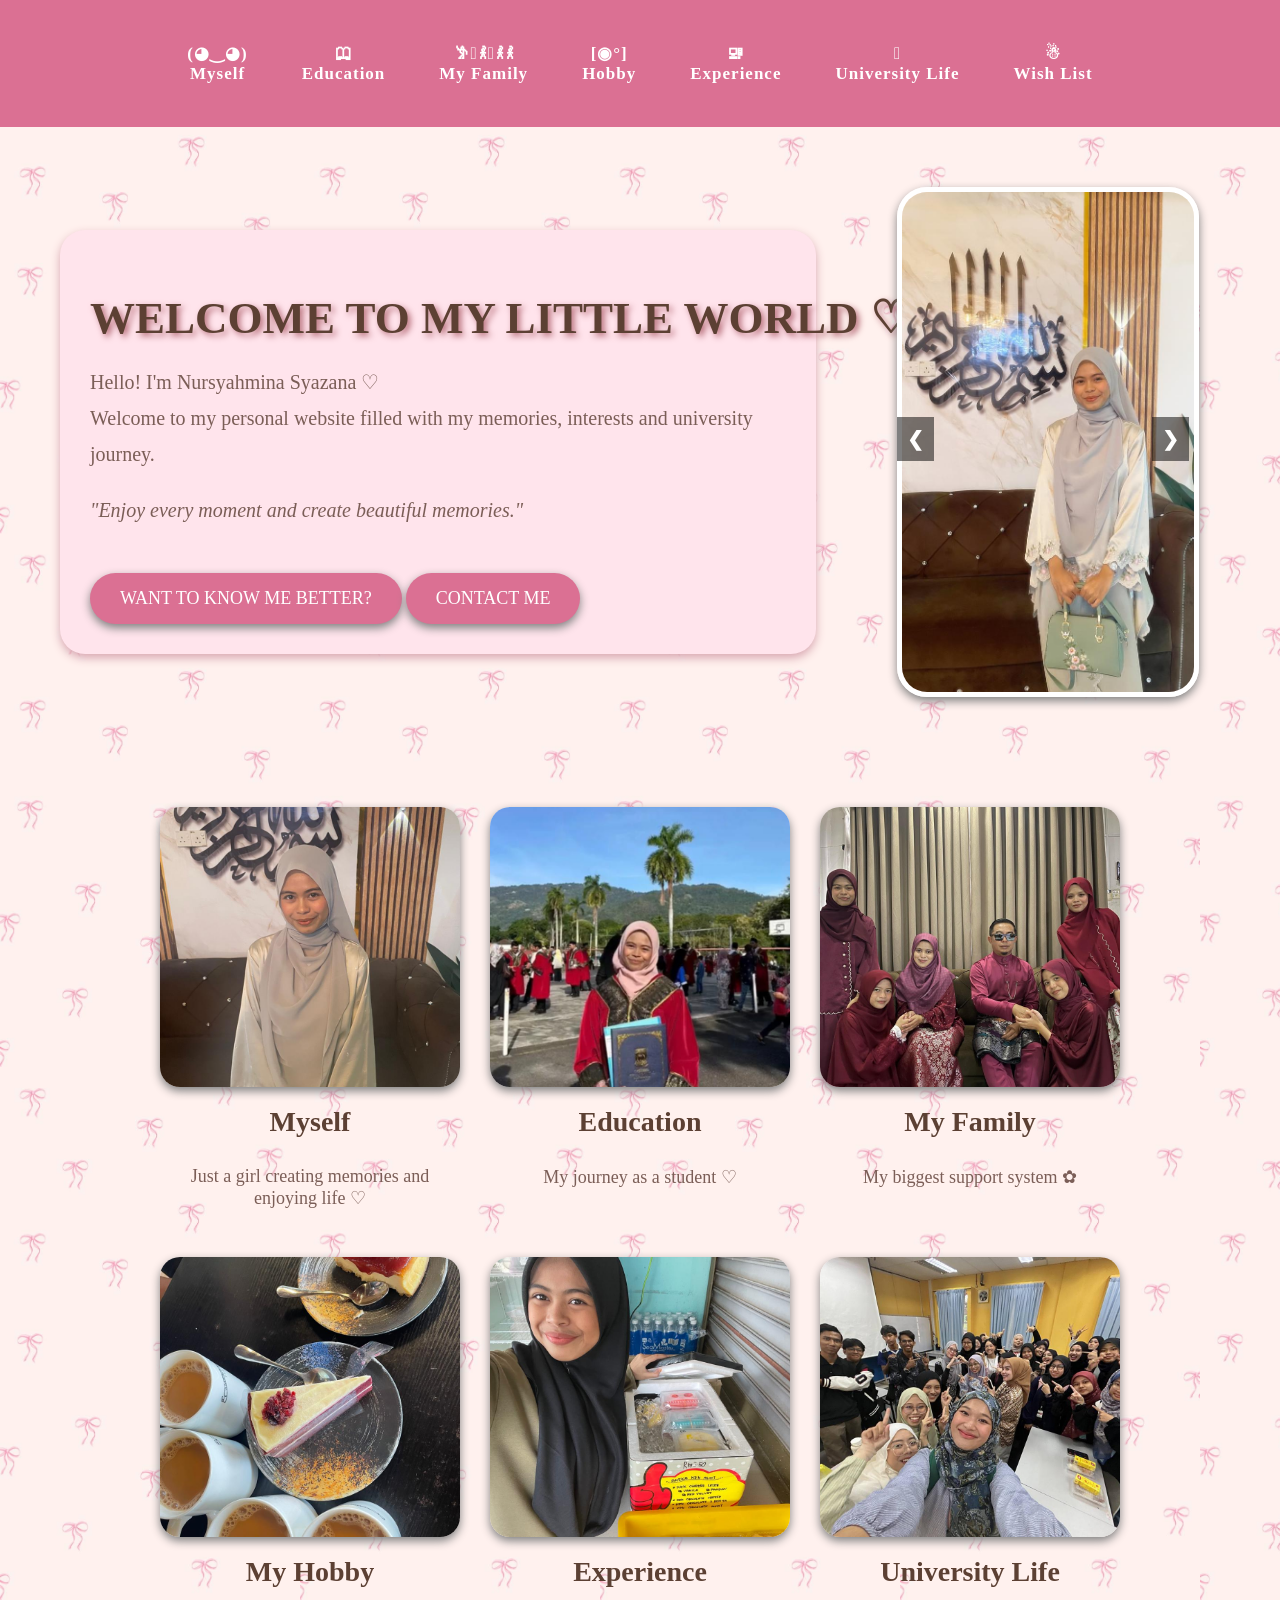
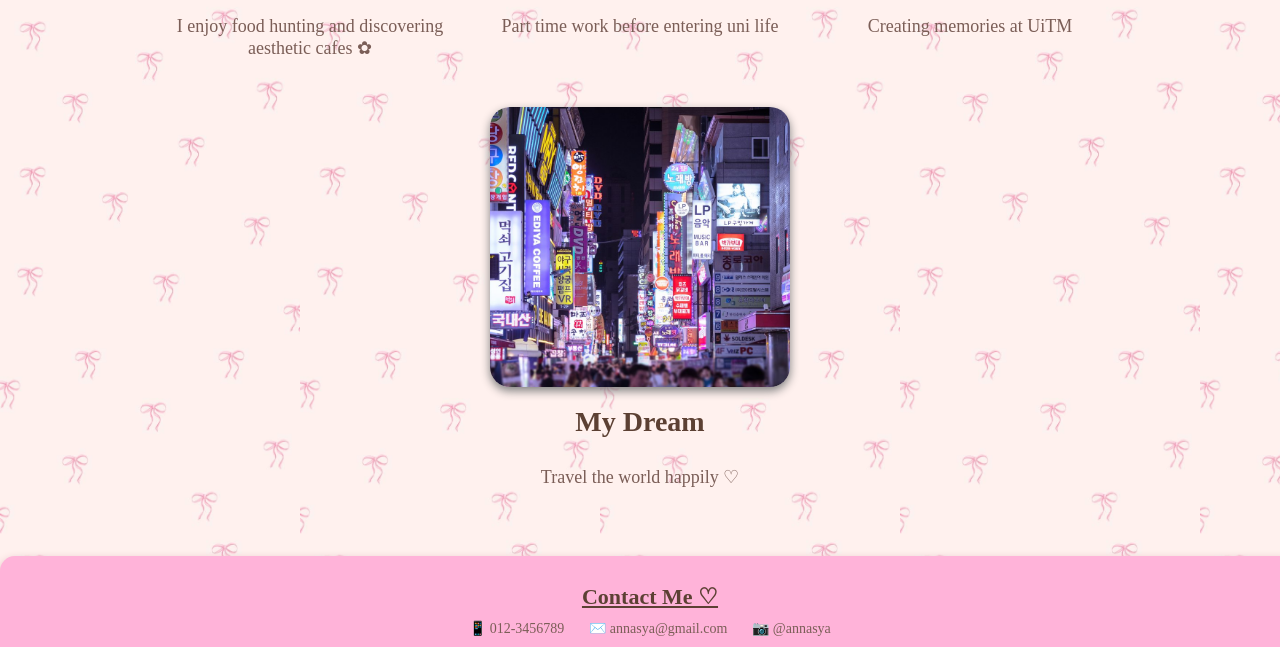
<file: index.html>
<!DOCTYPE html>
<html>

<head>

<title>Home Page</title>

<link rel="stylesheet" href="index.css">

</head>

<body>

<!-- BACKGROUND MUSIC -->

<audio id="bgmusic" autoplay loop>
    <source src="music/song.mp3" type="audio/mpeg">
</audio>

<!-- NAVIGATION -->

<nav>

<a href="myself.html">
(◕‿◕)<br />
Myself
</a>

<a href="education.html">
🕮<br />
Education
</a>

<a href="family.html">
𐦂𖨆𐀪𖠋𐀪𐀪<br />
My Family
</a>

<a href="hobby.html">
[◉°]<br />
Hobby
</a>

<a href="experience.html">
🖳<br />
Experience
</a>

<a href="universitylife.html">
𖠿<br />
University Life
</a>

<a href="wishlist.html">
☃<br />
Wish List
</a>

</nav>

<!-- HOME SECTION -->

<div class="home">

<!-- TEXT -->

<div class="text">

<h1>WELCOME TO MY LITTLE WORLD ♡</h1>

<p>
Hello! I'm Nursyahmina Syazana ♡<br />
Welcome to my personal website filled with
my memories, interests and university journey.
</p>

<p class="quote">
"Enjoy every moment and create beautiful memories."
</p>

<a href="myself.html" class="button">
WANT TO KNOW ME BETTER?
</a>

<a href="#contact" class="button">
CONTACT ME
</a>

</div>

<!-- SLIDESHOW -->

<div class="slideshow-container">

<img class="slides" src="image/photo.jpeg" />

<img class="slides" src="image/photo2.jpeg" />

<img class="slides" src="image/photo3.jpeg" />

<button class="prev" onclick="plusSlides(-1)">❮</button>

<button class="next" onclick="plusSlides(1)">❯</button>

</div>

</div>

<!-- CARD SECTION -->

<div class="card-container">

<a href="myself.html" class="card-link">

<div class="card">

<img src="image/photo4.jpeg" />

<h3>Myself</h3>

<p>Just a girl creating memories and enjoying life ♡</p>

</div>
</a>

<a href="education.html" class="card-link">

<div class="card">

<img src="image/photo5.jpeg" />

<h3>Education</h3>

<p>
My journey as a student ♡
</p>

</div>
</a>

<a href="family.html" class="card-link">

<div class="card">

<img src="image/photo6.jpeg" />

<h3>My Family</h3>

<p>My biggest support system ✿</p>

</div>
</a>

<a href="hobby.html" class="card-link">

<div class="card">

<img src="image/photo7.jpeg" />

<h3>My Hobby</h3>

<p>I enjoy food hunting and discovering aesthetic cafes ✿</p>

</div>
</a>

<a href="experience.html" class="card-link">

<div class="card">

<img src="image/photo8.jpeg" />

<h3>Experience</h3>

<p>Part time work before entering uni life</p>

</div>
</a>

<a href="universitylife.html" class="card-link">

<div class="card">

<img src="image/photo9.jpeg" />

<h3>University Life</h3>

<p>Creating memories at UiTM</p>

</div>
</a>

<a href="wishlist.html" class="card-link">

<div class="card">

<img src="image/photo10.jpeg" />

<h3>My Dream</h3>

<p>Travel the world happily ♡</p>

</div>
</a>

</div>

<!-- CONTACT SECTION -->

<div class="contact" id="contact">

<h2><u>Contact Me ♡</u></h2>

<div class="contact-info">

<a href="https://wa.me/60123456789">
📱 012-3456789
</a>

<a href="mailto:annasya@gmail.com">
✉️ annasya@gmail.com
</a>

<a href="https://instagram.com/annasya">
📷 @annasya
</a>

</div>

</div>

<!-- JAVASCRIPT -->

<script>

let slideIndex = 0;
showSlides();

function showSlides(){

let i;

let slides = document.getElementsByClassName("slides");

for(i = 0; i < slides.length; i++){
    slides[i].style.display = "none";
}

slideIndex++;

if(slideIndex > slides.length){
    slideIndex = 1;
}

slides[slideIndex-1].style.display = "block";

setTimeout(showSlides, 7000);

}

function plusSlides(n){

slideIndex += n - 1;

showSlides();

}

</script>

<script>

window.addEventListener("load", function(){

let music = document.getElementById("bgmusic");

music.volume = 0.3;

let playPromise = music.play();

if(playPromise !== undefined){

playPromise.catch(() => {

document.addEventListener("click", function(){

music.play();

}, {once:true});

});

}

});

</script>

</body>

</html>
</file>
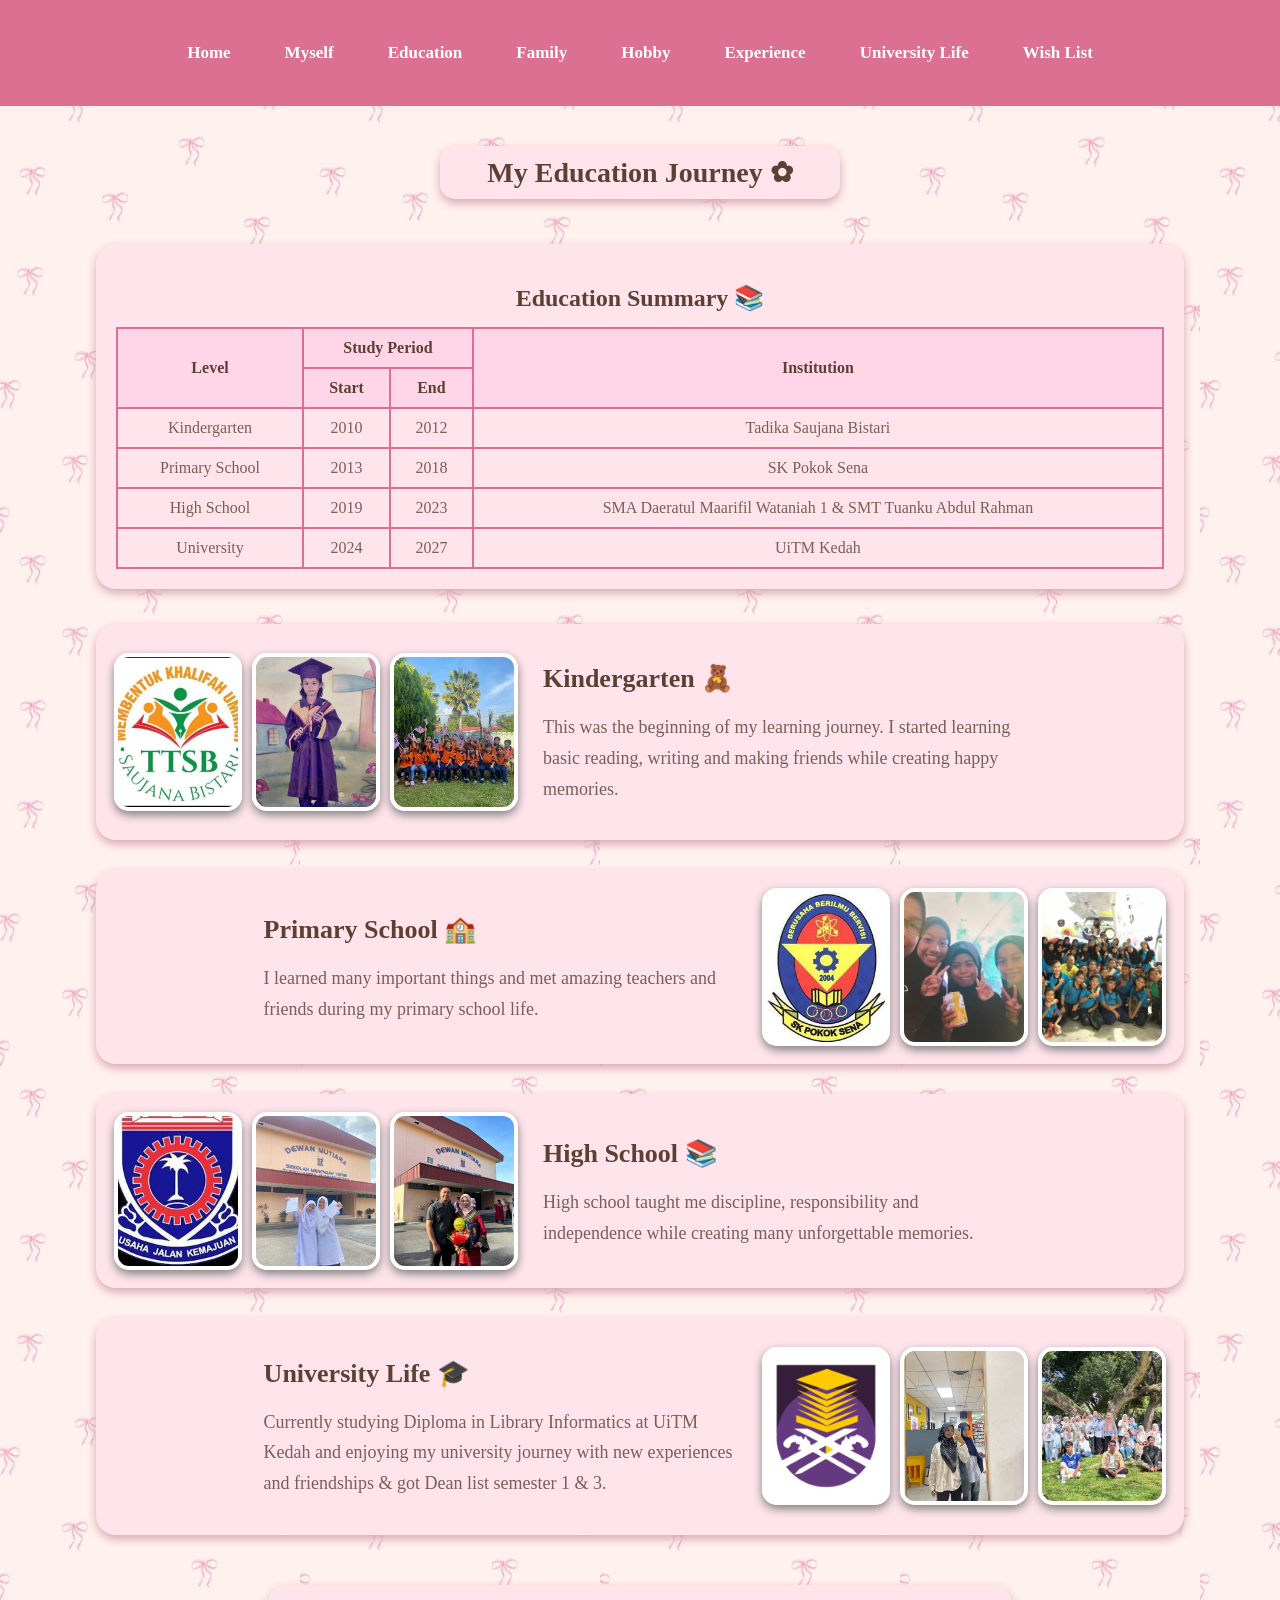
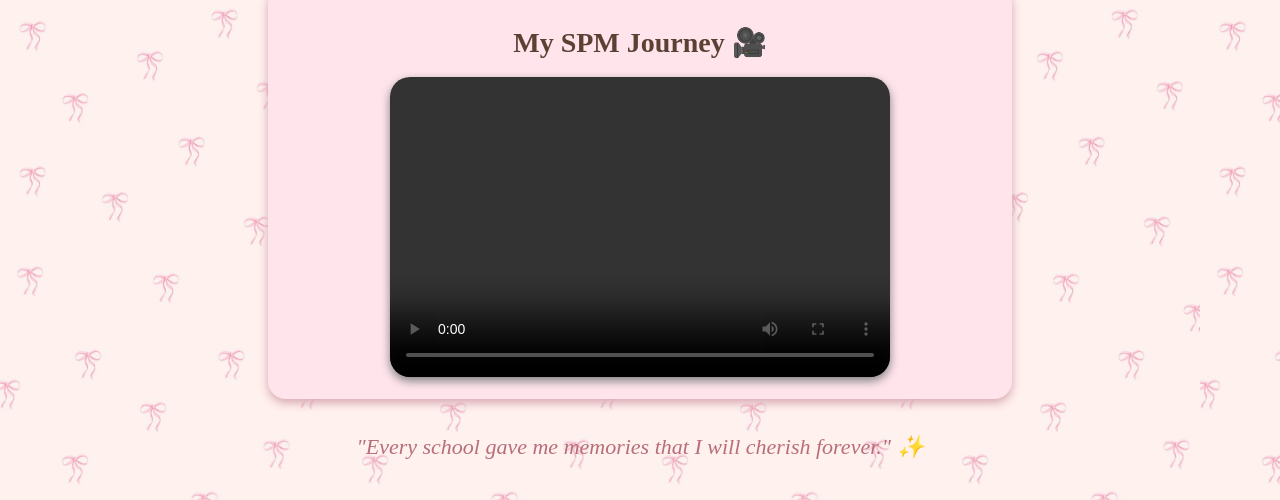
<file: education.html>
<!DOCTYPE html>
<html>

<head>

<title>Education Page</title>

<link rel="stylesheet" href="education.css">

</head>

<body>

<!-- NAVIGATION -->

<nav>

<a href="index.html">Home</a>

<a href="myself.html">Myself</a>

<a href="education.html">Education</a>

<a href="family.html">Family</a>

<a href="hobby.html">Hobby</a>

<a href="experience.html">Experience</a>

<a href="universitylife.html">University Life</a>

<a href="wishlist.html">Wish List</a>

</nav>

<div class="container">

<!-- HEADER -->

<div class="header">

<h1>My Education Journey ✿</h1>

</div>

<!-- EDUCATION TABLE -->

<div class="edu-table">

<h2>Education Summary 📚</h2>

<table>

<tr>
<th rowspan="2">Level</th>
<th colspan="2">Study Period</th>
<th rowspan="2">Institution</th>
</tr>

<tr>
<th>Start</th>
<th>End</th>
</tr>

<tr>
<td>Kindergarten</td>
<td>2010</td>
<td>2012</td>
<td>Tadika Saujana Bistari</td>
</tr>

<tr>
<td>Primary School</td>
<td>2013</td>
<td>2018</td>
<td>SK Pokok Sena</td>
</tr>

<tr>
<td>High School</td>
<td>2019</td>
<td>2023</td>
<td>SMA Daeratul Maarifil Wataniah 1 & SMT Tuanku Abdul Rahman</td>
</tr>

<tr>
<td>University</td>
<td>2024</td>
<td>2027</td>
<td>UiTM Kedah</td>
</tr>

</table>

</div>

<!-- KINDERGARTEN -->

<div class="edu-card">

<div class="edu-images">

<img src="image/education-kindergarten1.jpeg" />

<img src="image/education-kindergarten2.jpeg" />

<img src="image/education-kindergarten3.jpg" />

</div>

<div class="edu-text">

<h2>Kindergarten 🧸</h2>

<p>
This was the beginning of my learning journey.
I started learning basic reading, writing
and making friends while creating happy memories.
</p>

</div>
</div>

<!-- PRIMARY SCHOOL -->

<div class="edu-card reverse">

<div class="edu-images">

<img src="image/education-primary1.jpeg" />

<img src="image/education-primary2.jpeg" />

<img src="image/education-primary3.jpeg" />

</div>

<div class="edu-text">

<h2>Primary School 🏫</h2>

<p>
I learned many important things and met amazing
teachers and friends during my primary school life.
</p>

</div>

</div>

<!-- HIGH SCHOOL -->

<div class="edu-card">

<div class="edu-images">

<img src="image/education-secondary1.jpeg" />

<img src="image/education-secodary2.jpeg" />

<img src="image/education-secondary3.jpeg" />

</div>

<div class="edu-text">

<h2>High School 📚</h2>

<p>
High school taught me discipline,
responsibility and independence while creating
many unforgettable memories.
</p>

</div>

</div>

<!-- UNIVERSITY -->

<div class="edu-card reverse">

<div class="edu-images">

<img src="image/education-uitm1.jpeg" />

<img src="image/education-uitm2.jpeg" />

<img src="image/education-uitm3.jpeg" />

</div>

<div class="edu-text">

<h2>University Life 🎓</h2>

<p>
Currently studying Diploma in Library Informatics
at UiTM Kedah and enjoying my university journey
with new experiences and friendships & got Dean list semester 1 & 3.
</p>

</div>

</div>

<!-- VIDEO SECTION -->

<div class="video-section">

<h2>My SPM Journey 🎥</h2>

<video controls class="memory-video">

<source src="video/education-memory.mp4" type="video/mp4">

</video>

</div>

<!-- QUOTE -->

<div class="quote">

<p>
"Every school gave me memories that I will cherish forever." ✨
</p>

</div>

</div>

</body>

</html>
</file>
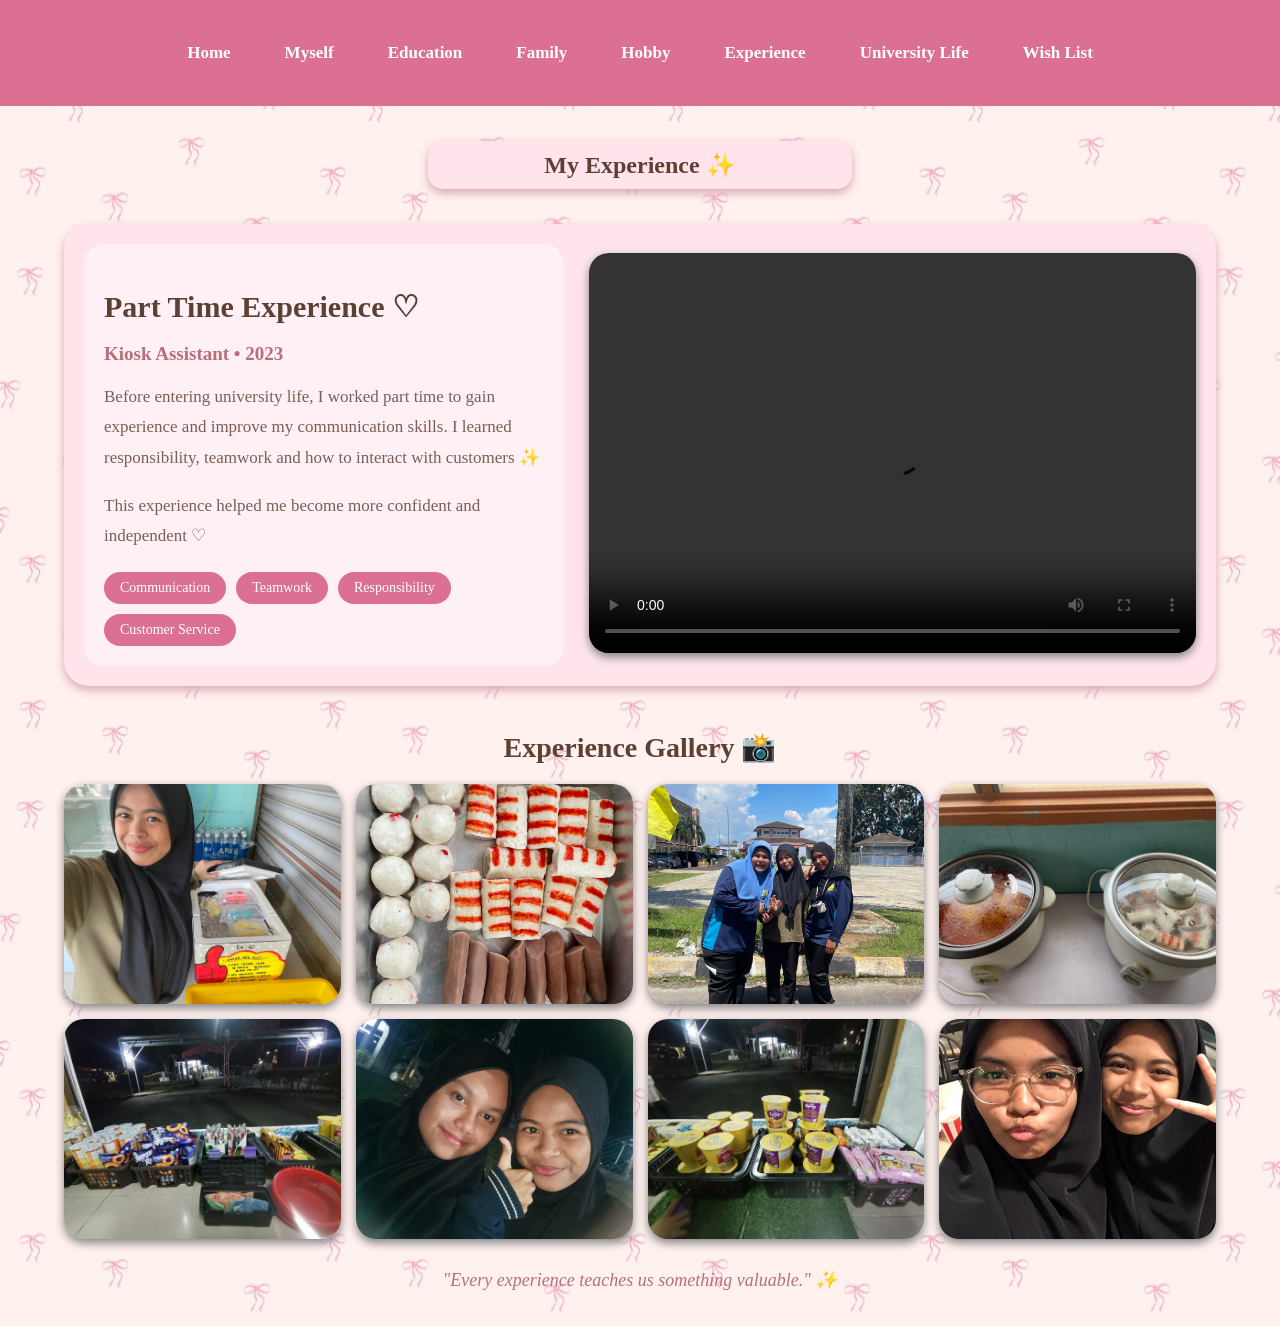
<file: experience.html>
<!DOCTYPE html>
<html>

<head>

<title>Experience Page</title>

<link rel="stylesheet" href="experience.css">

</head>

<body>

<!-- NAVIGATION -->

<nav>

<a href="index.html">Home</a>

<a href="myself.html">Myself</a>

<a href="education.html">Education</a>

<a href="family.html">Family</a>

<a href="hobby.html">Hobby</a>

<a href="experience.html">Experience</a>

<a href="universitylife.html">University Life</a>

<a href="wishlist.html">Wish List</a>

</nav>

<div class="container">

<!-- HEADER -->

<div class="header">

<h1>My Experience ✨</h1>

</div>

<!-- EXPERIENCE CARD -->

<div class="exp-card">

<!-- TEXT -->

<div class="exp-text">

<h2>Part Time Experience ♡</h2>

<h3>Kiosk Assistant • 2023</h3>

<p>
Before entering university life,
I worked part time to gain experience
and improve my communication skills.
I learned responsibility, teamwork
and how to interact with customers ✨
</p>

<p>
This experience helped me become
more confident and independent ♡
</p>

<!-- SKILLS -->

<div class="skills">

<div class="skill">
Communication
</div>

<div class="skill">
Teamwork
</div>

<div class="skill">
Responsibility
</div>

<div class="skill">
Customer Service
</div>

</div>

</div>

<!-- VIDEO -->

<div class="exp-video">

<video controls id="expVideo">

<source src="video/experience-video.mp4" type="video/mp4">

</video>

</div>

</div>

<!-- GALLERY TITLE -->

<h2 class="gallery-title">

Experience Gallery 📸

</h2>

<!-- GALLERY -->

<div class="gallery">

<img src="image/exp1.jpeg" />

<img src="image/exp2.jpeg" />

<img src="image/exp3.jpeg" />

<img src="image/exp4.jpeg" />

<img src="image/exp5.jpg" />

<img src="image/exp6.jpg" />

<img src="image/exp7.jpg" />

<img src="image/exp8.jpg" />

</div>

<!-- QUOTE -->

<div class="quote">

<p>
"Every experience teaches us something valuable." ✨
</p>

</div>

</div>

</body>

</html>
</file>
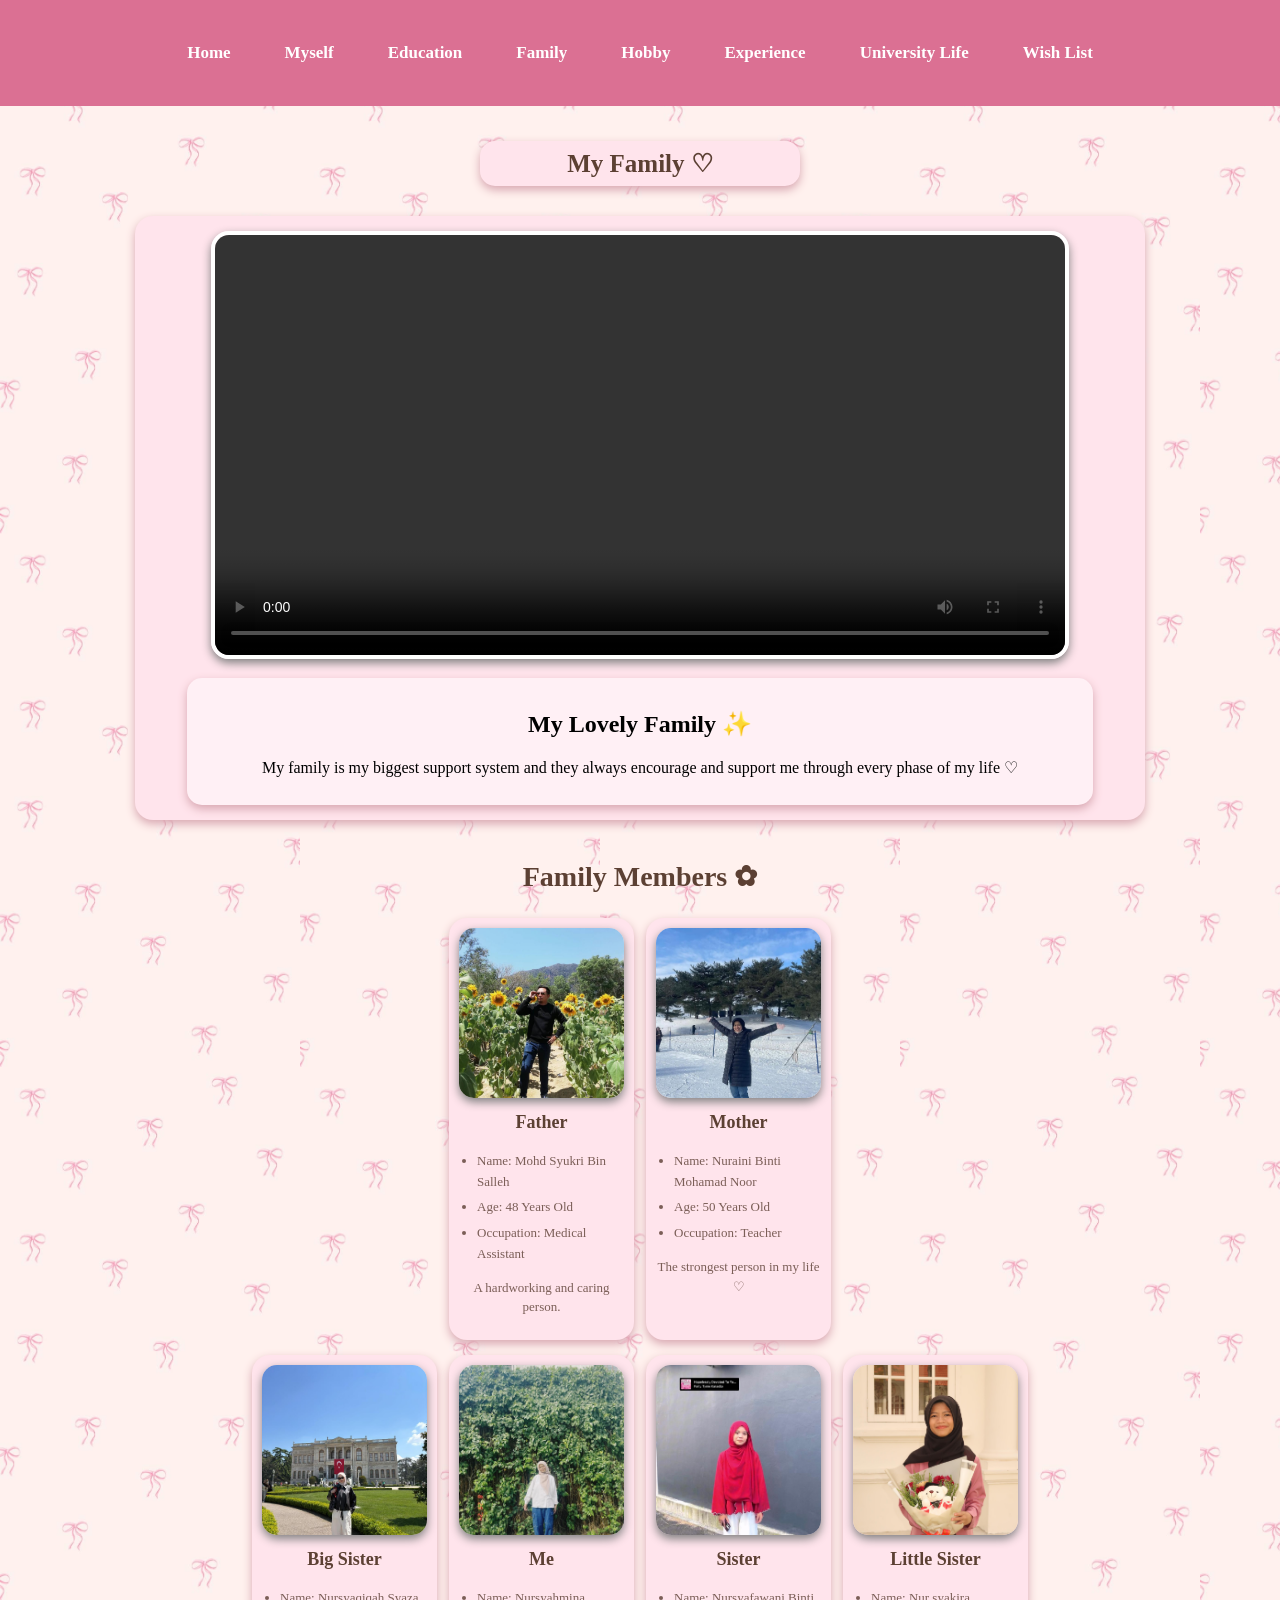
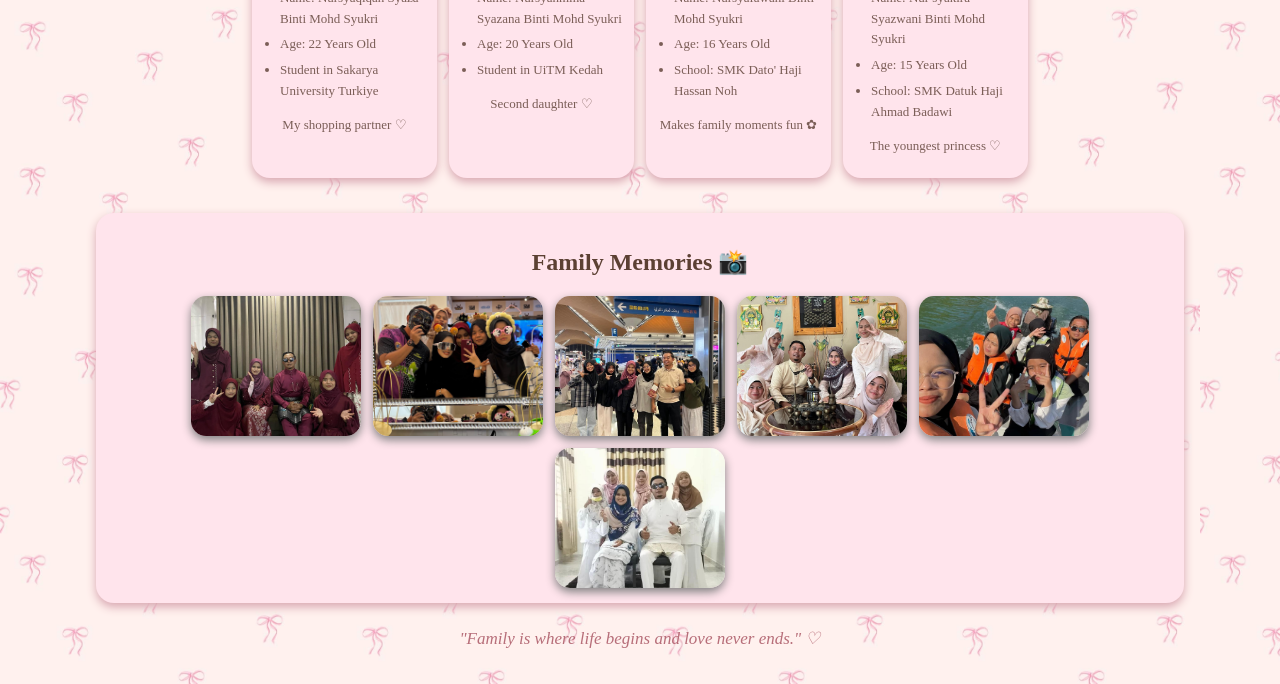
<file: family.html>
<!DOCTYPE html>
<html>

<head>

<title>Family Page</title>

<link rel="stylesheet" href="family.css">

</head>

<body>

<!-- NAVIGATION -->

<nav>

<a href="index.html">Home</a>

<a href="myself.html">Myself</a>

<a href="education.html">Education</a>

<a href="family.html">Family</a>

<a href="hobby.html">Hobby</a>

<a href="experience.html">Experience</a>

<a href="universitylife.html">University Life</a>

<a href="wishlist.html">Wish List</a>

</nav>

<div class="container">

<!-- HEADER -->

<div class="header">

<h1>My Family ♡</h1>

</div>

<!-- FAMILY INTRO -->

<div class="family-intro">

<!-- VIDEO -->

<video controls class="family-video">

<source src="video/family-video.mp4" type="video/mp4">

</video>

<!-- TEXT -->

<div class="family-text">

<h2>My Lovely Family ✨</h2>

<p>
My family is my biggest support system and they always encourage and support me through every phase of my life ♡
</p>

</div>

</div>

<!-- FAMILY MEMBERS -->

<h2 class="member-title">Family Members ✿</h2>

<!-- FIRST ROW -->

<div class="parents-row">

<div class="member-card">

<img src="image/father.jpeg" />

<h3>Father</h3>

<ul>

<li>Name: Mohd Syukri Bin Salleh</li>

<li>Age: 48 Years Old</li>

<li>Occupation: Medical Assistant</li>

</ul>

<p>
A hardworking and caring person.
</p>

</div>

<div class="member-card">

<img src="image/mother.jpeg" />

<h3>Mother</h3>

<ul>

<li>Name: Nuraini Binti Mohamad Noor</li>

<li>Age: 50 Years Old</li>

<li>Occupation: Teacher</li>

</ul>

<p>
The strongest person in my life ♡
</p>

</div>

</div>

<!-- SECOND ROW -->

<div class="siblings-row">

<div class="member-card">

<img src="image/sister1.jpeg" />

<h3>Big Sister</h3>

<ul>

<li>Name: Nursyaqiqah Syaza Binti Mohd Syukri</li>

<li>Age: 22 Years Old</li>

<li>Student in Sakarya University Turkiye</li>

</ul>

<p>
My shopping partner ♡
</p>

</div>

<div class="member-card">

<img src="image/me.jpeg" />

<h3>Me</h3>

<ul>

<li>Name: Nursyahmina Syazana Binti Mohd Syukri</li>

<li>Age: 20 Years Old</li>

<li>Student in UiTM Kedah</li>

</ul>

<p>
Second daughter ♡
</p>

</div>

<div class="member-card">

<img src="image/sister2.jpeg" />

<h3>Sister</h3>

<ul>

<li>Name: Nursyafawani Binti Mohd Syukri</li>

<li>Age: 16 Years Old</li>

<li>School: SMK Dato' Haji Hassan Noh</li>

</ul>

<p>
Makes family moments fun ✿
</p>

</div>

<div class="member-card">

<img src="image/littlesister.jpeg" />

<h3>Little Sister</h3>

<ul>

<li>Name: Nur syakira Syazwani Binti Mohd Syukri</li>

<li>Age: 15 Years Old</li>

<li>School: SMK Datuk Haji Ahmad Badawi</li>

</ul>

<p>
The youngest princess ♡
</p>

</div>

</div>

<!-- FAMILY MEMORIES -->

<div class="memory-section">

<h2>Family Memories 📸</h2>

<div class="memory-gallery">

<img src="image/family1.jpeg" />

<img src="image/family2.jpeg" />

<img src="image/family3.jpeg" />

<img src="image/family4.jpg" />

<img src="image/family5.jpeg" />

<img src="image/family6.jpeg" />

</div>

</div>

<!-- QUOTE -->

<div class="quote">

<p>
"Family is where life begins and love never ends." ♡
</p>

</div>

</div>

</body>

</html>
</file>
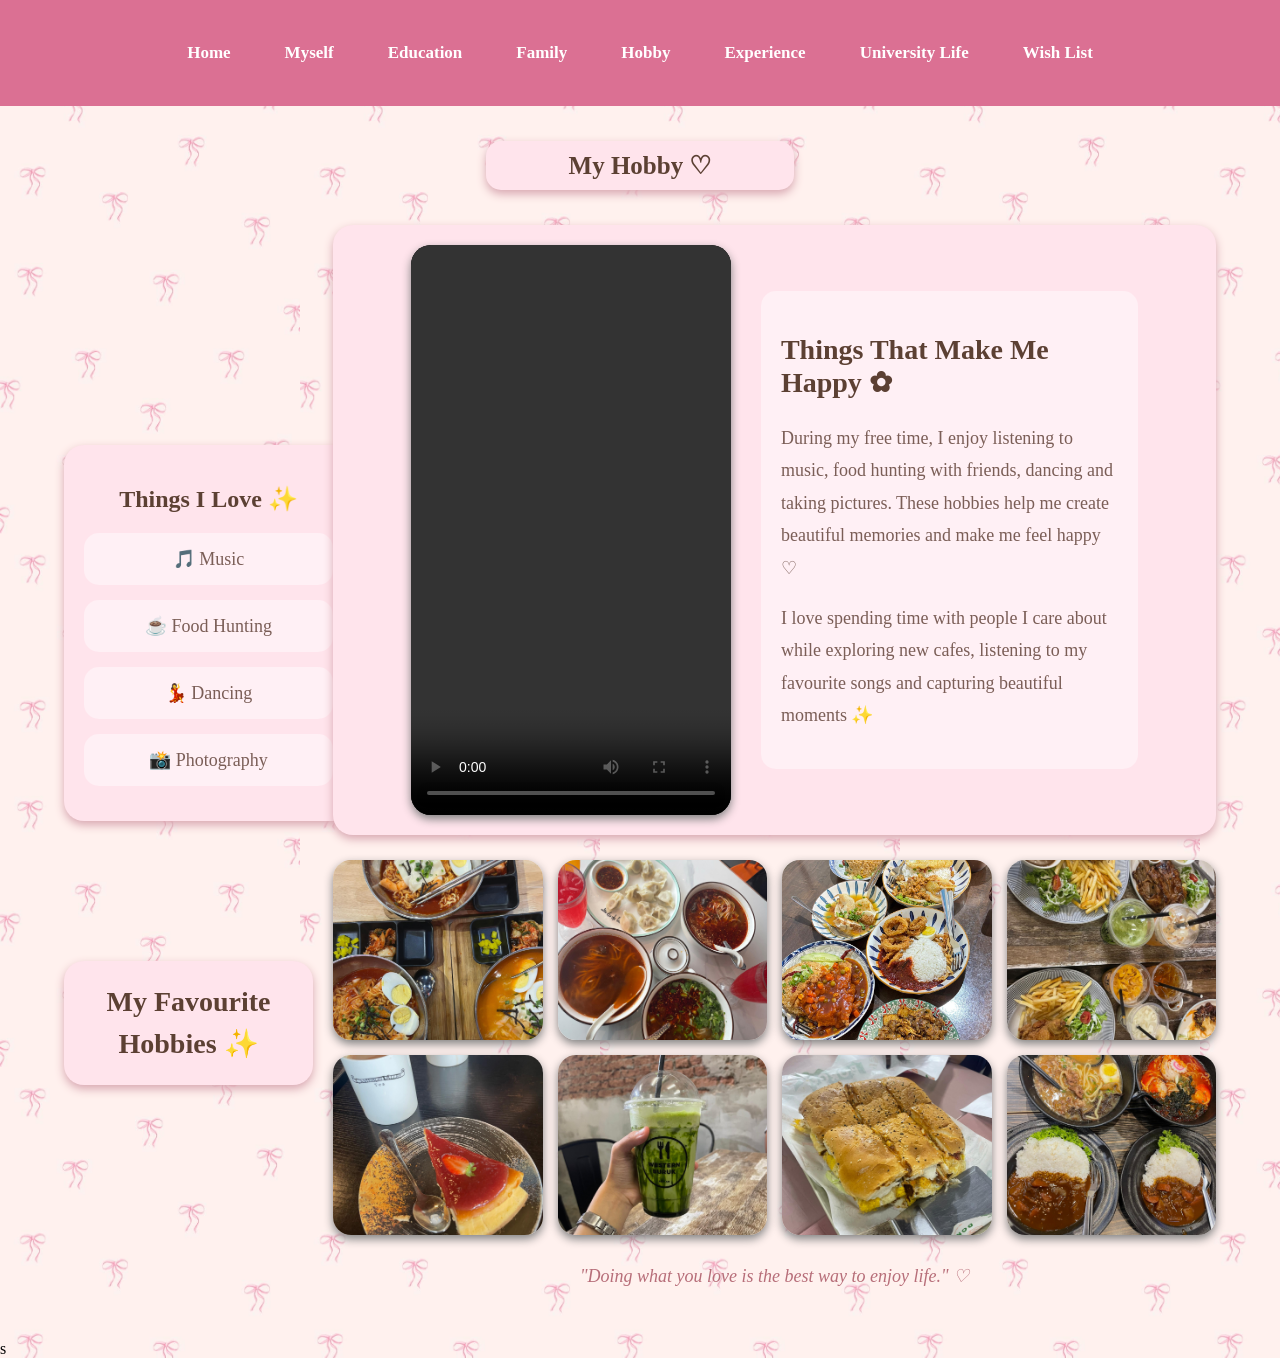
<file: hobby.html>
<!DOCTYPE html>
<html>

<head>

<title>Hobby Page</title>

<link rel="stylesheet" href="hobby.css">

</head>

<body>

<!-- NAVIGATION -->

<nav>

<a href="index.html">Home</a>

<a href="myself.html">Myself</a>

<a href="education.html">Education</a>

<a href="family.html">Family</a>

<a href="hobby.html">Hobby</a>

<a href="experience.html">Experience</a>

<a href="universitylife.html">University Life</a>

<a href="wishlist.html">Wish List</a>

</nav>

<div class="container">

<!-- HEADER -->

<div class="header">

<h1>My Hobby ♡</h1>

</div>

<!-- MAIN LAYOUT -->

<div class="hobby-layout">

<!-- LEFT SIDE -->

<div class="left-side">

<!-- SIDEBAR -->

<div class="sidebar">

<h2>Things I Love ✨</h2>

<div class="hobby-item">
🎵 Music
</div>

<div class="hobby-item">
☕ Food Hunting
</div>

<div class="hobby-item">
💃 Dancing
</div>

<div class="hobby-item">
📸 Photography
</div>

</div>

<!-- TITLE BOX -->

<div class="gallery-title-box">

<h2>
My Favourite<br>
Hobbies ✨
</h2>

</div>

</div>

<!-- RIGHT SIDE -->

<div class="content">

<!-- VIDEO SECTION -->

<div class="main-box">

<!-- VIDEO -->

<video controls>

<source src="video/hobby-video.mp4" type="video/mp4">

</video>

<!-- TEXT -->

<div class="main-text">

<h2>Things That Make Me Happy ✿</h2>

<p>
During my free time, I enjoy listening to music,
food hunting with friends, dancing and taking pictures.
These hobbies help me create beautiful memories
and make me feel happy ♡
</p>

<p>
I love spending time with people I care about
while exploring new cafes, listening to my favourite songs
and capturing beautiful moments ✨
</p>

</div>

</div>

<!-- GALLERY -->

<div class="gallery">

<img src="image/hobby1.jpeg" />

<img src="image/hobby2.jpeg" />

<img src="image/hobby3.jpeg" />

<img src="image/hobby4.jpeg" />

<img src="image/hobby5.jpeg" />

<img src="image/hobby6.jpeg" />

<img src="image/hobby7.jpeg" />

<img src="image/hobby8.jpeg" />

</div>

<!-- QUOTE -->

<div class="quote">

<p>
"Doing what you love is the best way to enjoy life." ♡
</p>

</div>

</div>

</div>

</div>

</body>

</html>s
</file>
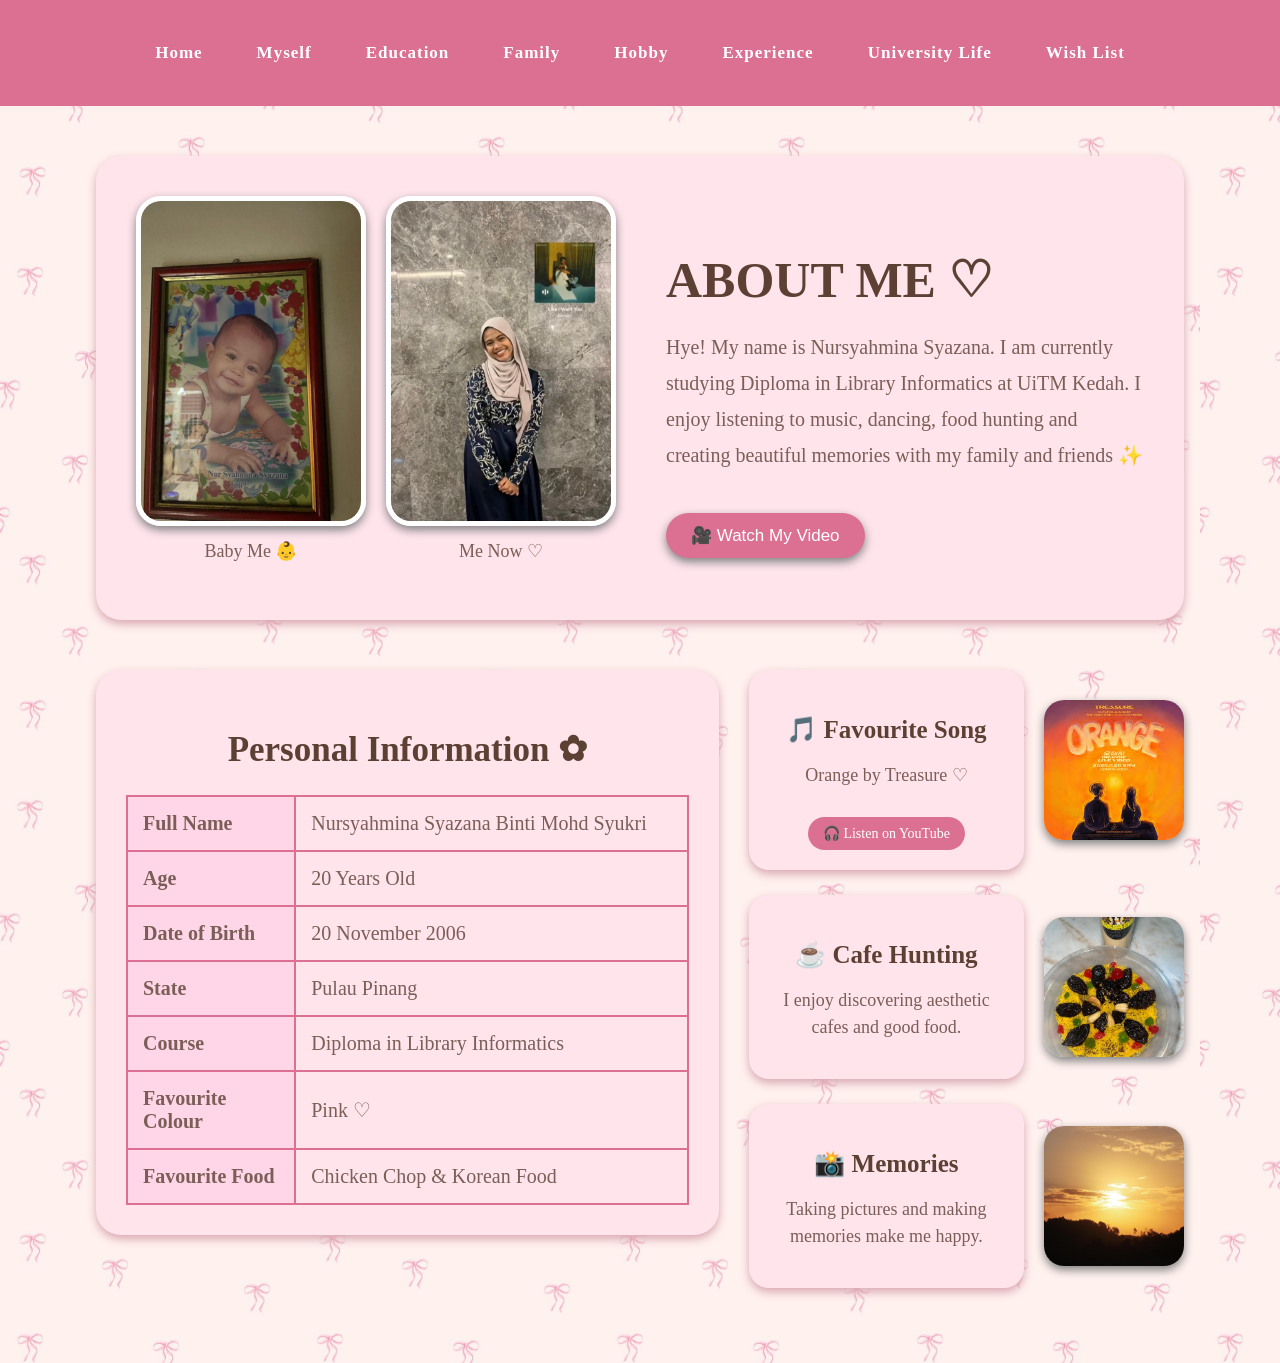
<file: myself.html>
<!DOCTYPE html>
<html>

<head>

<title>Myself Page</title>

<link rel="stylesheet" href="myself.css">

</head>

<body>

<!-- NAVIGATION -->

<nav>

<a href="index.html">Home</a>

<a href="myself.html">Myself</a>

<a href="education.html">Education</a>

<a href="family.html">Family</a>

<a href="hobby.html">Hobby</a>

<a href="experience.html">Experience</a>

<a href="universitylife.html">University Life</a>

<a href="wishlist.html">Wish List</a>

</nav>

<div class="container">

<!-- ABOUT ME -->

<div class="about">

<div class="image-gallery">

<div class="photo-box">

<img src="image/myself-babyme.jpeg" class="gallery-pic" />

<p>Baby Me 👶</p>

</div>

<div class="photo-box">

<img src="image/myself-me.jpeg" class="gallery-pic" />

<p>Me Now ♡</p>

</div>

</div>

<div class="about-text">

<h1>ABOUT ME ♡</h1>

<p>
Hye! My name is Nursyahmina Syazana.
I am currently studying Diploma in Library Informatics
at UiTM Kedah.

I enjoy listening to music, dancing,
food hunting and creating beautiful memories
with my family and friends ✨
</p>

<button class="video-btn" onclick="openVideo()">

🎥 Watch My Video

</button>

</div>

</div>

<!-- BOTTOM SECTION -->

<div class="bottom-section">

<!-- PERSONAL INFORMATION -->

<div class="info-table">

<h2>Personal Information ✿</h2>

<table>

<tr>
<td>Full Name</td>
<td>Nursyahmina Syazana Binti Mohd Syukri</td>
</tr>

<tr>
<td>Age</td>
<td>20 Years Old</td>
</tr>

<tr>
<td>Date of Birth</td>
<td>20 November 2006</td>
</tr>

<tr>
<td>State</td>
<td>Pulau Pinang</td>
</tr>

<tr>
<td>Course</td>
<td>Diploma in Library Informatics</td>
</tr>

<tr>
<td>Favourite Colour</td>
<td>Pink ♡</td>
</tr>

<tr>
<td>Favourite Food</td>
<td>Chicken Chop & Korean Food</td>
</tr>

</table>

</div>

<!-- FUN FACTS -->

<div class="facts">

<!-- Favourite Song -->

<div class="fact-row">

    <div class="fact-box">

        <h3>🎵 Favourite Song</h3>

        <p>
        Orange by Treasure ♡
        </p>

        <a href="https://youtu.be/sA3taBUfp-Q?si=Tg_I6Zj0dmUjZ9d9"
        target="_blank">
        🎧 Listen on YouTube
        </a>

    </div>

    <img src="image/myself-song.jpeg"
    class="side-img" />

</div>

<!-- Cafe Hunting -->
<div class="fact-row">

<div class="fact-box">

<h3>☕ Cafe Hunting</h3>

<p>
I enjoy discovering aesthetic cafes
and good food.
</p>

</div>

<img src="image/myself-cafe.jpeg" class="side-img" />

</div>

<!-- Memories -->
<div class="fact-row">

<div class="fact-box">

<h3>📸 Memories</h3>

<p>
Taking pictures and making memories
make me happy.
</p>

</div>

<img src="image/myself-memory.jpeg" class="side-img" />

</div>

</div>

<!-- VIDEO POPUP -->

<div id="videoModal" class="modal">

<div class="modal-content">

<span class="close" onclick="closeVideo()">

&times;

</span>

<video controls>

<source src="video/myself-video.mp4" type="video/mp4">

</video>

</div>

</div>

<script>

function openVideo(){

document.getElementById("videoModal").style.display="block";

}

function closeVideo(){

document.getElementById("videoModal").style.display="none";

}

window.onclick=function(event){

let modal=document.getElementById("videoModal");

if(event.target==modal){

modal.style.display="none";

}

}

</script>

</body>

</html>
</file>
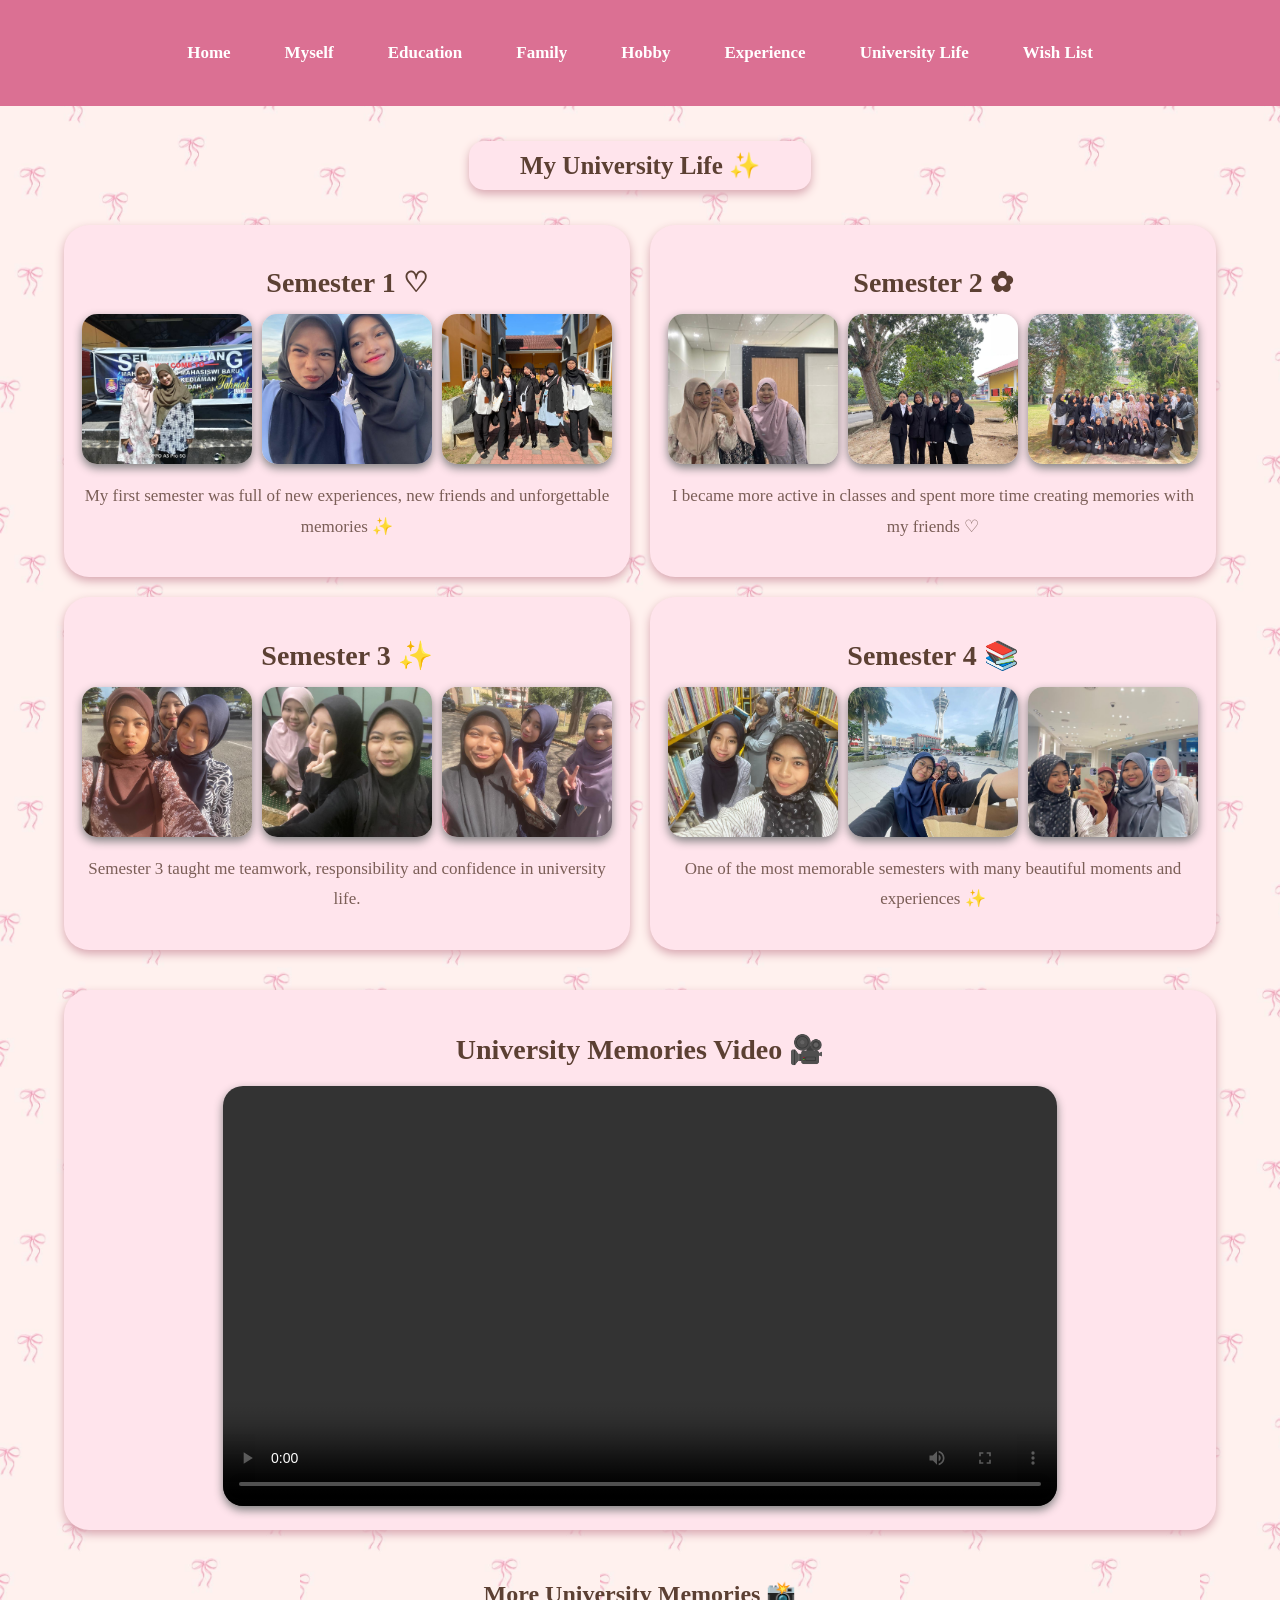
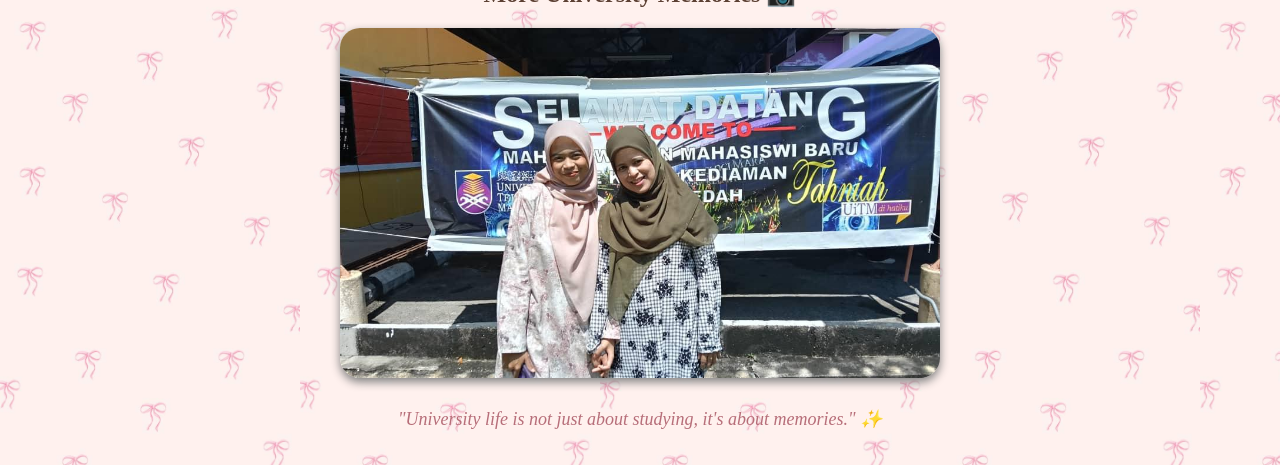
<file: universitylife.html>
<!DOCTYPE html>
<html>

<head>

<title>University Life</title>

<link rel="stylesheet" href="universitylife.css">

</head>

<body>

<!-- NAVIGATION -->

<nav>

<a href="index.html">Home</a>

<a href="myself.html">Myself</a>

<a href="education.html">Education</a>

<a href="family.html">Family</a>

<a href="hobby.html">Hobby</a>

<a href="experience.html">Experience</a>

<a href="universitylife.html">University Life</a>

<a href="wishlist.html">Wish List</a>

</nav>

<div class="container">

<!-- HEADER -->

<div class="header">

<h1>My University Life ✨</h1>

</div>

<!-- SEMESTER GRID -->

<div class="semester-grid">

<!-- SEM 1 -->

<div class="sem-card">

<h2>Semester 1 ♡</h2>

<div class="sem-images">

<img src="image/unisem1-1.jpeg" />
<img src="image/unisem1-2.jpeg" />
<img src="image/unisem1-3.jpeg" />

</div>

<p>
My first semester was full of new experiences,
new friends and unforgettable memories ✨
</p>

</div>

<!-- SEM 2 -->

<div class="sem-card">

<h2>Semester 2 ✿</h2>

<div class="sem-images">

<img src="image/unisem2-1.jpeg" />
<img src="image/unisem2-2.jpeg" />
<img src="image/unisem2-3.jpeg" />

</div>

<p>
I became more active in classes and spent
more time creating memories with my friends ♡
</p>

</div>

<!-- SEM 3 -->

<div class="sem-card">

<h2>Semester 3 ✨</h2>

<div class="sem-images">

<img src="image/unisem3-1.jpeg" />
<img src="image/unisem3-2.jpeg" />
<img src="image/unisem3-3.jpeg" />

</div>

<p>
Semester 3 taught me teamwork,
responsibility and confidence in university life.
</p>

</div>

<!-- SEM 4 -->

<div class="sem-card">

<h2>Semester 4 📚</h2>

<div class="sem-images">

<img src="image/unisem4-1.jpeg" />
<img src="image/unisem4-2.jpeg" />
<img src="image/unisem4-3.jpeg" />

</div>

<p>
One of the most memorable semesters
with many beautiful moments and experiences ✨
</p>

</div>

</div>

<!-- VIDEO SECTION -->

<div class="video-section">

<h2>University Memories Video 🎥</h2>

<video controls>

<source src="video/university-life.mp4" type="video/mp4">

</video>

</div>

<!-- PHOTO SLIDESHOW -->

<div class="slideshow-section">

<h2>More University Memories 📸</h2>

<div class="slideshow">

<img class="slide" src="image/unisem1-1.jpeg">
<img class="slide" src="image/unisem2-1.jpeg">
<img class="slide" src="image/unisem3-1.jpeg">
<img class="slide" src="image/unisem4-1.jpeg">

</div>

</div>

<!-- QUOTE -->

<div class="quote">

<p>
"University life is not just about studying, it's about memories." ✨
</p>

</div>

</div>

<script>

let slideIndex = 0;
let slides = document.getElementsByClassName("slide");

function showSlides(){

    for(let i=0; i<slides.length; i++){
        slides[i].style.display = "none";
    }

    slideIndex++;

    if(slideIndex > slides.length){
        slideIndex = 1;
    }

    slides[slideIndex-1].style.display = "block";

    setTimeout(showSlides, 3000);
}

showSlides();

</script>

</body>

</html>
</file>
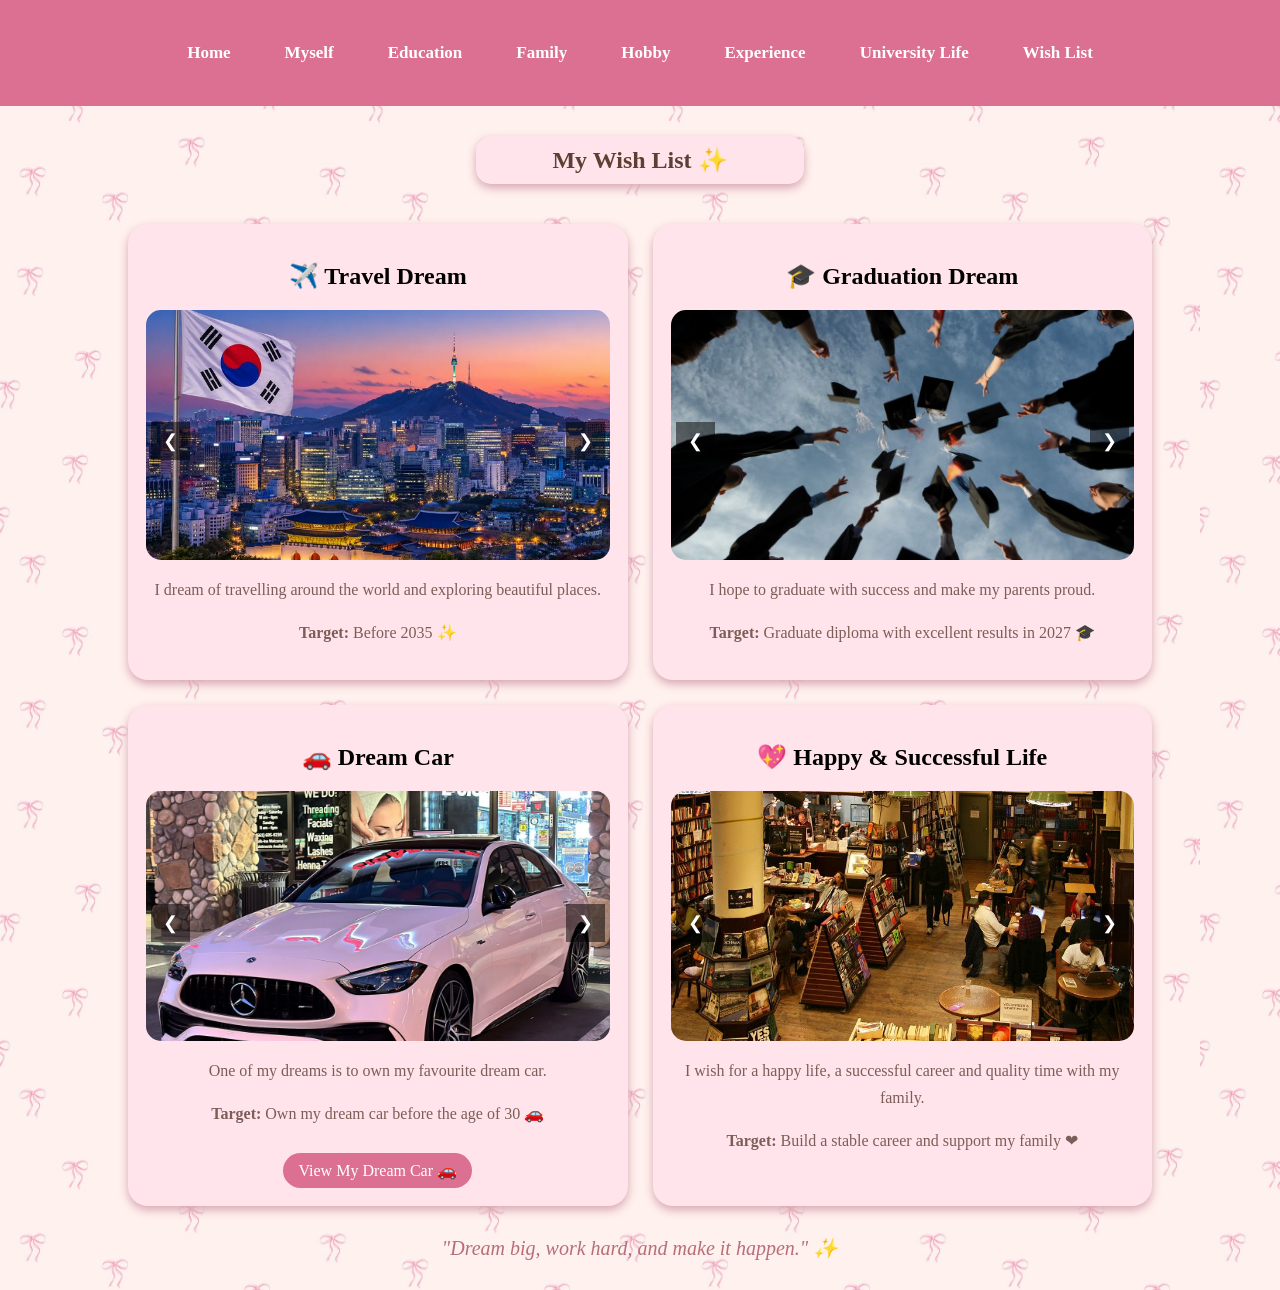
<file: wishlist.html>
<!DOCTYPE html>
<html>

<head>

<title>Wish List Page</title>

<link rel="stylesheet" href="wishlist.css">

</head>

<body>

<!-- BACKGROUND MUSIC -->

<audio id="bgmusic" autoplay loop>
    <source src="music/wishlistsong.mp3" type="audio/mpeg">
</audio>

<nav>

<a href="index.html">Home</a>
<a href="myself.html">Myself</a>
<a href="education.html">Education</a>
<a href="family.html">Family</a>
<a href="hobby.html">Hobby</a>
<a href="experience.html">Experience</a>
<a href="universitylife.html">University Life</a>
<a href="wishlist.html">Wish List</a>

</nav>

<div class="container">

<div class="header">

<h1>My Wish List ✨</h1>

</div>

<div class="wishlist-grid">

<!-- TRAVEL -->

<div class="wish-card">

<h2>✈️ Travel Dream</h2>

<div class="slider">

<img class="travelSlide" src="image/travel1.jpg">
<img class="travelSlide" src="image/travel2.jpg">
<img class="travelSlide" src="image/travel3.jpg">

<button class="prev" onclick="plusTravel(-1)">❮</button>
<button class="next" onclick="plusTravel(1)">❯</button>

</div>

<p>
I dream of travelling around the world and exploring beautiful places.
</p>

<p><b>Target:</b> Before 2035 ✨</p>

</div>

<!-- GRADUATION -->

<div class="wish-card">

<h2>🎓 Graduation Dream</h2>

<div class="slider">

<img class="gradSlide" src="image/graduate1.jpg">
<img class="gradSlide" src="image/graduate2.jpg">
<img class="gradSlide" src="image/graduate3.jpg">

<button class="prev" onclick="plusGrad(-1)">❮</button>
<button class="next" onclick="plusGrad(1)">❯</button>

</div>

<p>
I hope to graduate with success and make my parents proud.
</p>

<p><b>Target:</b> Graduate diploma with excellent results in 2027 🎓</p>

</div>

<!-- CAR -->

<div class="wish-card">

<h2>🚗 Dream Car</h2>

<div class="slider">

<img class="carSlide" src="image/car1.jpg">
<img class="carSlide" src="image/car2.jpg">
<img class="carSlide" src="image/car3.jpg">

<button class="prev" onclick="plusCar(-1)">❮</button>
<button class="next" onclick="plusCar(1)">❯</button>

</div>

<p>
One of my dreams is to own my favourite dream car.
</p>

<p><b>Target:</b> Own my dream car before the age of 30 🚗</p>

<a href="https://www.toyota.com" target="_blank" class="car-link">
View My Dream Car 🚗
</a>

</div>

<!-- LIFE -->

<div class="wish-card">

<h2>💖 Happy & Successful Life</h2>

<div class="slider">

<img class="lifeSlide" src="image/life1.jpg">
<img class="lifeSlide" src="image/life2.jpeg">
<img class="lifeSlide" src="image/life3.jpg">

<button class="prev" onclick="plusLife(-1)">❮</button>
<button class="next" onclick="plusLife(1)">❯</button>

</div>

<p>
I wish for a happy life, a successful career and quality time with my family.
</p>

<p><b>Target:</b> Build a stable career and support my family ❤</p>

</div>

</div>

<div class="quote">

<p>
"Dream big, work hard, and make it happen." ✨

</p>

</div>

</div>

<script>

function createSlider(className){

let index=0;
let slides=document.getElementsByClassName(className);

function showSlide(){

for(let i=0;i<slides.length;i++){
slides[i].style.display="none";
}

index++;

if(index>slides.length){
index=1;
}

slides[index-1].style.display="block";

}

showSlide();

setInterval(showSlide,3000);

return function(n){

index=index+n-1;

if(index<0){
index=slides.length-1;
}

showSlide();

};

}

let plusTravel=createSlider("travelSlide");
let plusGrad=createSlider("gradSlide");
let plusCar=createSlider("carSlide");
let plusLife=createSlider("lifeSlide");

</script>

<script>

window.addEventListener("load", function(){

let music = document.getElementById("bgmusic");

music.volume = 0.3;

let playPromise = music.play();

if(playPromise !== undefined){

playPromise.catch(() => {

document.addEventListener("click", function(){

music.play();

}, {once:true});

});

}

});

</script>

</body>

</html>
</file>
<file: index.css>
body{
    margin:0;
    font-family:"Times New Roman";
    background-color:#FFC0CB;
    
    background-image:url("image/pattern1.jpeg");
    background-size:300px;
}

/* NAVIGATION */

nav{
    background-color:#DB7093;
    padding:18px;
    text-align:center;
}

nav a{
    text-decoration:none;
    color:white;
    margin:25px;
    font-size:17px;
    font-weight:bold;
    display:inline-block;
    transition:0.3s;
    letter-spacing:1px;
}

nav a:link{
    color:white;
}

nav a:visited{
    color:white;
}

nav a:hover{
    transform:translateY(-5px);
    color:#FFD700;
}

nav a:active{
    color:#FFB6C1;
}

/* HOME SECTION */

.home{
    display:flex;
    justify-content:center;
    align-items:center;
    padding:60px;
    gap:50px;
}

/* TEXT SECTION */

.text{
    width:60%;
    text-align:left;
    background-color:#ffe4ec;
    padding:30px;
    border-radius:25px;
    box-shadow:0px 4px 10px #d8a7b1;
}

.text h1{
    font-size:45px;
    color:#5c4033;
    margin-bottom:10px;
    text-shadow:3px 3px 6px #b76e79;
    white-space:nowrap;
}

.text p{
    font-size:20px;
    color:#7b5e57;
    line-height:1.8;
}

/* QUOTE */

.quote{
    font-style:italic;
    color:#b76e79;
    margin-top:15px;
}

/* BUTTON */

.button{
    display:inline-block;
    margin-top:25px;
    padding:15px 30px;
    background-color:#DB7093;
    color:white;
    text-decoration:none;
    font-size:18px;
    border-radius:30px;
    transition:0.3s;
    box-shadow:0px 4px 10px gray;
}

.button:hover{
    background-color:#5c4033;
    transform:scale(1.05);
}

/* SLIDESHOW */

.slideshow-container{
    position:relative;
    max-width:550px;
    margin:auto;
}

.slides{
    width:100%;
    height:500px;
    object-fit:cover;
    border-radius:30px;
    border:5px solid white;
    box-shadow:0px 4px 10px gray;
    display:none;
}

.prev, .next{
    cursor:pointer;
    position:absolute;
    top:45%;
    padding:10px;
    color:white;
    font-weight:bold;
    font-size:20px;
    background-color:rgba(0,0,0,0.5);
    border:none;
}

.prev{
    left:0;
}

.next{
    right:0;
}

/* CARD SECTION */

.card-container{
    display:flex;
    justify-content:center;
    gap:30px;
    margin:50px;
    flex-wrap:wrap;
}

.card{
    width:300px;
    text-align:center;
    transition:0.4s;
}

.card:hover{
    transform:translateY(-10px) scale(1.03);
}

.card img{
    width:100%;
    height:280px;
    object-fit:cover;
    border-radius:20px;
    box-shadow:0px 4px 10px gray;
}

.card h3{
    color:#5c4033;
    font-size:28px;
    margin-top:15px;
}

.card p{
    color:#7b5e57;
    font-size:18px;
}

.card-link{
     text-decoration:none;
     color:inherit;
}

.contact{
    text-align:center;
    background-color:#ffb3d9;
    padding:10px;
    box-shadow:0px 4px 10px #d8a7b1;

    width:100%;
    margin-top:50px;

    border-radius:15px 15px 0 0;
}

.contact h2{
    color:#5c4033;
    font-size:22px;
    margin-bottom:10px;
}

.contact-info{
    display:flex;
    justify-content:center;
    gap:25px;
    flex-wrap:wrap;
}

.contact-info a{
    text-decoration:none;
    color:#7b5e57;
    font-size:14px;
    transition:0.3s;
}

.contact-info a:hover{
    color:#DB7093;
    transform:scale(1.05);
}
</file>
<file: education.css>
body{
    margin:0;
    font-family:"Times New Roman";
    background-color:#FFC0CB;

    background-image:url("image/pattern1.jpeg");
    background-size:300px;
}

/* EDUCATION TEXT */

.edu-list{
    list-style-type:square;
    text-align:left;
    color:#7b5e57;
    line-height:1.8;
    margin-bottom:15px;
}

.edu-list b{
    color:#5c4033;
}

/* NAVIGATION */

nav{
    background-color:#DB7093;
    padding:18px;
    text-align:center;
}

nav a{
    text-decoration:none;
    color:white;
    margin:25px;
    font-size:17px;
    font-weight:bold;
    display:inline-block;
    transition:0.3s;
}

nav a:hover{
    transform:translateY(-5px);
    color:#ffe4ec;
}

/* MAIN CONTAINER */

.container{
    width:85%;
    margin:40px auto;
}

/* SMALL HEADER */

.header{
    text-align:center;

    background-color:#ffe4ec;

    padding:10px;

    border-radius:15px;

    width:35%;

    margin:auto;
    margin-bottom:45px;

    box-shadow:0px 4px 10px #d8a7b1;
}

.header h1{
    color:#5c4033;
    font-size:28px;

    margin:0;
}

.edu-table{
background-color:#ffe4ec;
padding:20px;
border-radius:20px;
margin-bottom:35px;
box-shadow:0px 4px 10px #d8a7b1;
}

.edu-table h2{
text-align:center;
color:#5c4033;
margin-bottom:15px;
}

.edu-table table{
width:100%;
border-collapse:collapse;
}

.edu-table th,
.edu-table td{
border:2px solid #DB7093;
padding:10px;
text-align:center;
color:#7b5e57;
}

.edu-table th{
background-color:#ffd6e7;
color:#5c4033;
}

/* EDUCATION CARD */

.edu-card{
    display:flex;
    align-items:center;

    gap:25px;

    background-color:#ffe4ec;

    padding:18px;

    border-radius:20px;

    margin-bottom:30px;

    box-shadow:0px 4px 10px #d8a7b1;

    transition:0.4s;
}

.edu-card:hover{
    transform:translateY(-8px);
}

.reverse{
    flex-direction:row-reverse;
}

/* IMAGE SECTION */

.edu-images{
    display:flex;
    gap:10px;
}

.edu-images img{
    width:120px;
    height:150px;

    object-fit:cover;

    border-radius:15px;

    border:4px solid white;

    box-shadow:0px 4px 10px gray;

    transition:0.3s;
}

.edu-images img:hover{
    transform:scale(1.05);
}

/* TEXT */

.edu-text{
    width:45%;
}

.edu-text h2{
    color:#5c4033;
    font-size:26px;

    margin-bottom:10px;
}

.edu-text p{
    color:#7b5e57;
    font-size:18px;

    line-height:1.7;
}

/* VIDEO SECTION */

.video-section{
    margin-top:50px;

    text-align:center;

    background-color:#ffe4ec;

    padding:18px;

    border-radius:18px;

    width:65%;

    margin-left:auto;
    margin-right:auto;

    box-shadow:0px 4px 10px #d8a7b1;
}

.video-section h2{
    color:#5c4033;
    font-size:28px;

    margin-bottom:18px;
}

.memory-video{
    width:100%;
    max-width:500px;

    height:300px;

    object-fit:cover;

    border-radius:20px;

    box-shadow:0px 4px 10px gray;
}

/* QUOTE */

.quote{
    text-align:center;

    margin-top:35px;

    color:#b76e79;

    font-size:22px;

    font-style:italic;
}
</file>
<file: experience.css>
body{
    margin:0;
    font-family:"Times New Roman";
    background-color:#FFC0CB;

    background-image:url("image/pattern1.jpeg");
    background-size:300px;
}

/* NAVIGATION */

nav{
    background-color:#DB7093;
    padding:18px;
    text-align:center;
}

nav a{
    text-decoration:none;
    color:white;
    margin:25px;
    font-size:17px;
    font-weight:bold;
    display:inline-block;
    transition:0.3s;
}

nav a:hover{
    transform:translateY(-5px);
    color:#ffe4ec;
}

/* CONTAINER */

.container{
    width:90%;
    margin:35px auto;
}

/* HEADER */

.header{
    text-align:center;

    background-color:#ffe4ec;

    width:35%;

    padding:10px;

    margin:auto;
    margin-bottom:35px;

    border-radius:15px;

    box-shadow:0px 4px 10px #d8a7b1;
}

.header h1{
    color:#5c4033;
    font-size:24px;

    margin:0;
}

/* EXPERIENCE CARD */

.exp-card{
    background-color:#ffe4ec;

    padding:20px;

    border-radius:25px;

    box-shadow:0px 4px 10px #d8a7b1;

    display:flex;

    gap:25px;

    align-items:center;
}

/* TEXT */

.exp-text{
    width:42%;

    background-color:#fff0f5;

    padding:20px;

    border-radius:20px;
}

.exp-text h2{
    color:#5c4033;

    font-size:30px;

    margin-bottom:10px;
}

.exp-text h3{
    color:#b76e79;

    font-size:19px;

    margin-bottom:15px;
}

.exp-text p{
    color:#7b5e57;

    font-size:17px;

    line-height:1.8;
}

/* SKILLS */

.skills{
    margin-top:20px;

    display:flex;

    gap:10px;

    flex-wrap:wrap;
}

.skill{
    background-color:#DB7093;

    color:white;

    padding:8px 16px;

    border-radius:20px;

    font-size:14px;
}

/* VIDEO */

.exp-video{
    width:58%;
}

.exp-video video{
    width:100%;
    height:400px;

    object-fit:cover;

    border-radius:20px;

    box-shadow:0px 4px 10px gray;
}

/* GALLERY TITLE */

.gallery-title{
    text-align:center;

    color:#5c4033;

    font-size:28px;

    margin-top:45px;

    margin-bottom:20px;
}

/* GALLERY */

.gallery{
    display:grid;

    grid-template-columns:repeat(4,1fr);

    gap:15px;
}

.gallery img{
    width:100%;
    height:220px;

    object-fit:cover;

    border-radius:20px;

    box-shadow:0px 4px 10px gray;

    transition:0.3s;
}

.gallery img:hover{
    transform:scale(1.05);
}

/* QUOTE */

.quote{
    margin-top:30px;

    text-align:center;

    color:#b76e79;

    font-size:18px;

    font-style:italic;
}
</file>
<file: family.css>
body{
    margin:0;
    font-family:"Times New Roman";
    background-color:#FFC0CB;

    background-image:url("image/pattern1.jpeg");
    background-size:300px;
}

/* NAVIGATION */

nav{
    background-color:#DB7093;
    padding:18px;
    text-align:center;
}

nav a{
    text-decoration:none;
    color:white;
    margin:25px;
    font-size:17px;
    font-weight:bold;
    display:inline-block;
    transition:0.3s;
}

nav a:hover{
    transform:translateY(-5px);
    color:#ffe4ec;
}

/* CONTAINER */

.container{
    width:85%;
    margin:35px auto;
}

/* HEADER */

.header{
    text-align:center;

    background-color:#ffe4ec;

    padding:8px;

    width:28%;

    margin:auto;
    margin-bottom:30px;

    border-radius:15px;

    box-shadow:0px 4px 10px #d8a7b1;
}

.header h1{
    color:#5c4033;
    font-size:25px;

    margin:0;
}

/* FAMILY INTRO */

.family-intro{
    background-color:#ffe4ec;

    padding:15px;

    border-radius:18px;

    box-shadow:0px 4px 10px #d8a7b1;

    width:90%;

    margin:auto;

    text-align:center;
}

/* VIDEO */

.family-video{
    width:90%;
    max-width:850px;

    height:420px;

    object-fit:cover;

    border-radius:18px;

    border:4px solid white;

    box-shadow:0px 4px 10px gray;
}

/* SMALL TEXT BOX */

.family-text{

width:90%;

margin:15px auto 0 auto;

background-color:#fff0f5;

padding:12px;

border-radius:15px;

box-shadow:0px 4px 10px #d8a7b1;

text-align:center;

}

/* FAMILY MEMBERS TITLE */

.member-title{
    text-align:center;

    color:#5c4033;

    margin-top:40px;

    font-size:28px;
}

/* FIRST ROW PARENTS */

.parents-row{
    display:flex;
    justify-content:center;

    gap:12px;

    margin-top:25px;
}

/* SECOND ROW SIBLINGS */

.siblings-row{
    display:flex;
    justify-content:center;

    gap:12px;

    flex-wrap:wrap;

    margin-top:15px;
}

/* MEMBER CARD */

.member-card{
    width:165px;

    background-color:#ffe4ec;

    padding:10px;

    border-radius:18px;

    text-align:center;

    box-shadow:0px 4px 10px #d8a7b1;

    transition:0.4s;
}

.member-card:hover{
    transform:translateY(-8px) scale(1.03);
}

.member-card ul{

text-align:left;

color:#7b5e57;

font-size:13px;

padding-left:18px;

line-height:1.6;

}

.member-card li{

margin-bottom:5px;

}

/* IMAGE */

.member-card img{
    width:100%;
    height:170px;

    object-fit:cover;

    border-radius:15px;

    box-shadow:0px 4px 10px gray;
}

/* TEXT */

.member-card h3{
    color:#5c4033;

    font-size:18px;

    margin-top:10px;
}

.member-card p{
    color:#7b5e57;

    font-size:13px;

    line-height:1.5;
}

/* FAMILY MEMORIES */

.memory-section{
    margin-top:35px;

    background-color:#ffe4ec;

    padding:15px;

    border-radius:18px;

    text-align:center;

    box-shadow:0px 4px 10px #d8a7b1;
}

.memory-section h2{
    color:#5c4033;

    font-size:24px;
}

/* GALLERY */

.memory-gallery{
    display:flex;
    justify-content:center;

    gap:12px;

    flex-wrap:wrap;

    margin-top:18px;
}

.memory-gallery img{
    width:170px;
    height:140px;

    object-fit:cover;

    border-radius:15px;

    box-shadow:0px 4px 10px gray;

    transition:0.3s;
}

.memory-gallery img:hover{
    transform:scale(1.05);
}

/* QUOTE */

.quote{
    text-align:center;

    margin-top:25px;

    color:#b76e79;

    font-size:17px;

    font-style:italic;
}
</file>
<file: hobby.css>
body{
    margin:0;
    font-family:"Times New Roman";
    background-color:#FFC0CB;

    background-image:url("image/pattern1.jpeg");
    background-size:300px;
}

/* NAVIGATION */

nav{
    background-color:#DB7093;
    padding:18px;
    text-align:center;
}

nav a{
    text-decoration:none;
    color:white;
    margin:25px;
    font-size:17px;
    font-weight:bold;
    display:inline-block;
    transition:0.3s;
}

nav a:hover{
    transform:translateY(-5px);
    color:#ffe4ec;
}

/* CONTAINER */

.container{
    width:90%;
    margin:35px auto;
}

/* HEADER */

.header{
    text-align:center;

    background-color:#ffe4ec;

    width:25%;

    padding:10px;

    margin:auto;
    margin-bottom:35px;

    border-radius:15px;

    box-shadow:0px 4px 10px #d8a7b1;
}

.header h1{
    color:#5c4033;
    font-size:25px;

    margin:0;
}

/* MAIN LAYOUT */

.hobby-layout{
    display:flex;

    gap:20px;
}

/* LEFT SIDE */

.left-side{
    width:22%;

    display:flex;

    flex-direction:column;

    gap:20px;

    justify-content:center;
}

/* SIDEBAR */

.sidebar{
    width:100%;

    background-color:#ffe4ec;

    padding:20px;

    border-radius:20px;

    height:fit-content;

    box-shadow:0px 4px 10px #d8a7b1;
}

.sidebar h2{
    color:#5c4033;

    text-align:center;

    margin-bottom:20px;
}

/* HOBBY ITEMS */

.hobby-item{
    background-color:#fff0f5;

    padding:15px;

    border-radius:15px;

    margin-bottom:15px;

    text-align:center;

    color:#7b5e57;

    font-size:18px;

    transition:0.3s;
}

.hobby-item:hover{
    transform:scale(1.03);

    background-color:#ffd6e7;
}

/* TITLE BOX */

.gallery-title-box{
    background-color:#ffe4ec;

    padding:20px;

    border-radius:20px;

    text-align:center;

    box-shadow:0px 4px 10px #d8a7b1;

    margin-top:120px;
}

.gallery-title-box h2{
    color:#5c4033;

    font-size:28px;

    line-height:1.5;

    margin:0;
}

/* CONTENT */

.content{
    width:78%;
}

/* VIDEO + TEXT BOX */

.main-box{
    background-color:#ffe4ec;

    padding:20px;

    border-radius:20px;

    box-shadow:0px 4px 10px #d8a7b1;

    display:flex;

    align-items:center;

    justify-content:center;

    gap:30px;
}

/* PORTRAIT VIDEO */

.main-box video{
    width:320px;

    height:570px;

    object-fit:contain;

    border-radius:20px;

    background-color:black;

    box-shadow:0px 4px 10px gray;
}

/* TEXT */

.main-text{
    width:40%;

    background-color:#fff0f5;

    padding:20px;

    border-radius:15px;

    text-align:left;
}

.main-text h2{
    color:#5c4033;

    font-size:28px;
}

.main-text p{
    color:#7b5e57;

    line-height:1.8;

    font-size:18px;
}

/* GALLERY */

.gallery{
    display:grid;

    grid-template-columns:repeat(4,1fr);

    gap:15px;

    margin-top:25px;
}

.gallery img{
    width:100%;
    height:180px;

    object-fit:cover;

    border-radius:18px;

    box-shadow:0px 4px 10px gray;

    transition:0.3s;
}

.gallery img:hover{
    transform:scale(1.05);
}

/* QUOTE */

.quote{
    margin-top:30px;

    text-align:center;

    color:#b76e79;

    font-size:18px;

    font-style:italic;
}
</file>
<file: myself.css>
body{
    margin:0;
    font-family:"Times New Roman";
    background-color:#FFC0CB;

    background-image:url("image/pattern1.jpeg");
    background-size:300px;
}

/* NAVIGATION */

nav{
    background-color:#DB7093;
    padding:18px;
    text-align:center;
}

nav a{
    text-decoration:none;
    color:white;
    margin:25px;
    font-size:17px;
    font-weight:bold;
    display:inline-block;
    transition:0.3s;
    letter-spacing:1px;
}

nav a:hover{
    transform:translateY(-5px);
    color:#ffe4ec;
}

/* MAIN CONTAINER */

.container{
    width:85%;
    margin:50px auto;
}

/* ABOUT SECTION */

.about{
    display:flex;
    align-items:center;
    justify-content:center;
    gap:50px;

    background-color:#ffe4ec;
    padding:40px;
    border-radius:25px;

    box-shadow:0px 4px 10px #d8a7b1;
}

/* IMAGE GALLERY */

.image-gallery{
    display:flex;
    gap:20px;
    align-items:center;
}

.photo-box{
    text-align:center;
}

.gallery-pic{
    width:220px;
    height:320px;
    object-fit:cover;

    border-radius:25px;
    border:5px solid white;

    box-shadow:0px 4px 10px gray;

    transition:0.3s;
}

.gallery-pic:hover{
    transform:scale(1.05);
}

.photo-box p{
    margin-top:10px;
    color:#7b5e57;
    font-size:18px;
}

/* ABOUT TEXT */

.about-text{
    width:55%;
}

.about-text h1{
    font-size:50px;
    color:#5c4033;

    margin-bottom:15px;
}

.about-text p{
    font-size:20px;
    color:#7b5e57;

    line-height:1.8;
}

/* BOTTOM SECTION */

.bottom-section{
    display:flex;
    gap:30px;
    align-items:flex-start;

    margin-top:50px;
}

/* PERSONAL INFORMATION */

.info-table{
    width:60%;

    background-color:#ffe4ec;
    padding:30px;

    border-radius:25px;

    box-shadow:0px 4px 10px #d8a7b1;
}

.info-table h2{
    text-align:center;
    color:#5c4033;

    font-size:35px;

    margin-bottom:25px;
}

table{
    width:100%;
    border-collapse:collapse;
}

td{
    border:2px solid #DB7093;

    padding:15px;

    font-size:20px;
    color:#7b5e57;
}

td:first-child{
    background-color:#ffd6e7;
    font-weight:bold;

    width:30%;
}

/* FUN FACTS */

.facts{
    width:40%;
}

.fact-row{
    display:flex;
    align-items:center;
    gap:20px;
    margin-bottom:25px;
}

.fact-box{
    background-color:#ffe4ec;
    padding:20px;
    border-radius:20px;
    width:250px;
    text-align:center;
    box-shadow:0px 4px 10px #d8a7b1;
    transition:0.4s;
}

.fact-box:hover{
    transform:translateY(-10px) scale(1.03);
}

.fact-box h3{
    color:#5c4033;
    font-size:25px;

    margin-bottom:10px;
}

.fact-box p{
    color:#7b5e57;
    font-size:18px;

    line-height:1.5;
}

.fact-box a{
    display:inline-block;
    margin-top:10px;
    text-decoration:none;
    color:white;
    background-color:#DB7093;
    padding:8px 15px;
    border-radius:20px;
    font-size:14px;
}

.fact-box a:hover{
    background-color:#5c4033;
}

.side-img{
    width:140px;
    height:140px;
    object-fit:cover;
    border-radius:20px;
    box-shadow:0px 4px 10px gray;
    flex-shrink:0;
}

/* VIDEO BUTTON */

.video-btn{

background-color:#DB7093;
color:white;

padding:12px 25px;

border:none;

border-radius:30px;

font-size:17px;

cursor:pointer;

margin-top:20px;

box-shadow:0px 4px 10px gray;

transition:0.3s;

}

.video-btn:hover{

background-color:#5c4033;

transform:scale(1.05);

}

/* VIDEO POPUP */

.modal{

display:none;

position:fixed;

z-index:999;

left:0;
top:0;

width:100%;
height:100%;

background-color:rgba(0,0,0,0.8);

}

.modal-content{

width:60%;

margin:5% auto;

background:white;

padding:20px;

border-radius:20px;

position:relative;

}

.modal-content video{

width:100%;

border-radius:15px;

}

.close{

position:absolute;

top:10px;
right:20px;

font-size:35px;

cursor:pointer;

color:#DB7093;

}
.fact-box a{
    display:inline-block;
    margin-top:10px;
    text-decoration:none;
    background-color:#DB7093;
    color:white;
    padding:8px 15px;
    border-radius:20px;
    font-size:14px;
    transition:0.3s;
}

.fact-box a:hover{
    background-color:#5c4033;
    transform:scale(1.05);
}
</file>
<file: universitylife.css>
body{
    margin:0;
    font-family:"Times New Roman";
    background-color:#FFC0CB;

    background-image:url("image/pattern1.jpeg");
    background-size:300px;
}

/* NAVIGATION */

nav{
    background-color:#DB7093;
    padding:18px;
    text-align:center;
}

nav a{
    text-decoration:none;
    color:white;
    margin:25px;
    font-size:17px;
    font-weight:bold;
    display:inline-block;
    transition:0.3s;
}

nav a:hover{
    transform:translateY(-5px);
    color:#ffe4ec;
}

/* CONTAINER */

.container{
    width:90%;
    margin:35px auto;
}

/* HEADER */

.header{
    text-align:center;

    background-color:#ffe4ec;

    width:28%;

    padding:10px;

    margin:auto;
    margin-bottom:35px;

    border-radius:15px;

    box-shadow:0px 4px 10px #d8a7b1;
}

.header h1{
    color:#5c4033;
    font-size:25px;

    margin:0;
}

/* SEMESTER GRID */

.semester-grid{
    display:grid;

    grid-template-columns:repeat(2,1fr);

    gap:20px;
}

/* SEMESTER CARD */

.sem-card{
    background-color:#ffe4ec;

    padding:18px;

    border-radius:25px;

    box-shadow:0px 4px 10px #d8a7b1;

    transition:0.3s;
}

.sem-card:hover{
    transform:translateY(-5px);
}

/* SEMESTER TITLE */

.sem-card h2{
    color:#5c4033;

    font-size:28px;

    margin-bottom:15px;

    text-align:center;
}

/* IMAGE GRID */

.sem-images{
    display:grid;

    grid-template-columns:repeat(3,1fr);

    gap:10px;

    margin-bottom:15px;
}

.sem-images img{
    width:100%;
    height:150px;

    object-fit:cover;

    border-radius:15px;

    box-shadow:0px 4px 10px gray;

    transition:0.3s;
}

.sem-images img:hover{
    transform:scale(1.05);
}

/* TEXT */

.sem-card p{
    color:#7b5e57;

    font-size:17px;

    line-height:1.8;

    text-align:center;
}

/* VIDEO SECTION */

.video-section{
    background-color:#ffe4ec;

    padding:20px;

    border-radius:25px;

    box-shadow:0px 4px 10px #d8a7b1;

    margin-top:40px;

    text-align:center;
}

.video-section h2{
    color:#5c4033;

    font-size:28px;

    margin-bottom:20px;
}

.video-section video{
    width:75%;

    height:420px;

    object-fit:cover;

    border-radius:20px;

    box-shadow:0px 4px 10px gray;
}

/* QUOTE */

.quote{
    margin-top:30px;

    text-align:center;

    color:#b76e79;

    font-size:18px;

    font-style:italic;
}

.slideshow-section{
    margin-top:50px;
    text-align:center;
}

.slideshow-section h2{
    color:#5c4033;
    margin-bottom:20px;
}

.slideshow{
    width:600px;
    height:350px;
    margin:auto;
    overflow:hidden;
    border-radius:20px;
    box-shadow:0px 4px 10px gray;
}

.slide{
    width:100%;
    height:350px;
    object-fit:cover;
    display:none;
}
</file>
<file: wishlist.css>
body{
    margin:0;
    font-family:"Times New Roman";
    background-color:#FFC0CB;
    background-image:url("image/pattern1.jpeg");
    background-size:300px;
}

/* NAVIGATION */

nav{
    background-color:#DB7093;
    padding:18px;
    text-align:center;
}

nav a{
    text-decoration:none;
    color:white;
    margin:25px;
    font-size:17px;
    font-weight:bold;
    display:inline-block;
    transition:0.3s;
}

nav a:hover{
    transform:translateY(-5px);
    color:#ffe4ec;
}

/* CONTAINER */

.container{
    width:80%;
    margin:30px auto;
}

/* HEADER */

.header{
    text-align:center;

    background-color:#ffe4ec;

    width:30%;

    padding:10px;

    margin:auto;
    margin-bottom:35px;

    border-radius:15px;

    box-shadow:0px 4px 10px #d8a7b1;
}

.header h1{
    color:#5c4033;
    font-size:24px;

    margin:0;
}

/* GRID */

.wishlist-grid{
    display:grid;
    grid-template-columns:1fr 1fr;
    gap:25px;
    margin-top:40px;
}

/* CARD */

.wish-card{
    background-color:#ffe4ec;
    padding:18px;
    border-radius:20px;
    text-align:center;
    box-shadow:0px 4px 10px #d8a7b1;
    transition:0.3s;
}

.wish-card:hover{
    transform:translateY(-8px);
}

/* SLIDER */

.slider{
    position:relative;
    width:100%;
}

.travelSlide,
.gradSlide,
.carSlide,
.lifeSlide{

    width:100%;
    height:250px;
    object-fit:cover;
    border-radius:15px;
    display:none;
    transition:0.3s;
}

.travelSlide:hover,
.gradSlide:hover,
.carSlide:hover,
.lifeSlide:hover{
    transform:scale(1.03);
}

.prev,
.next{

    position:absolute;
    top:45%;
    background-color:rgba(0,0,0,0.5);
    color:white;
    border:none;
    padding:8px 12px;
    cursor:pointer;
    font-size:18px;
}

.prev{
    left:5px;
}

.next{
    right:5px;
}

.wish-card p{
    color:#7b5e57;
    line-height:1.7;
}

.car-link{
    display:inline-block;
    margin-top:10px;
    padding:8px 15px;
    background-color:#DB7093;
    color:white;
    text-decoration:none;
    border-radius:20px;
    transition:0.3s;
}

.car-link:hover{
    background-color:#5c4033;
}

.quote{
    text-align:center;
    margin-top:30px;
    color:#b76e79;
    font-style:italic;
    font-size:20px;
}
</file>
